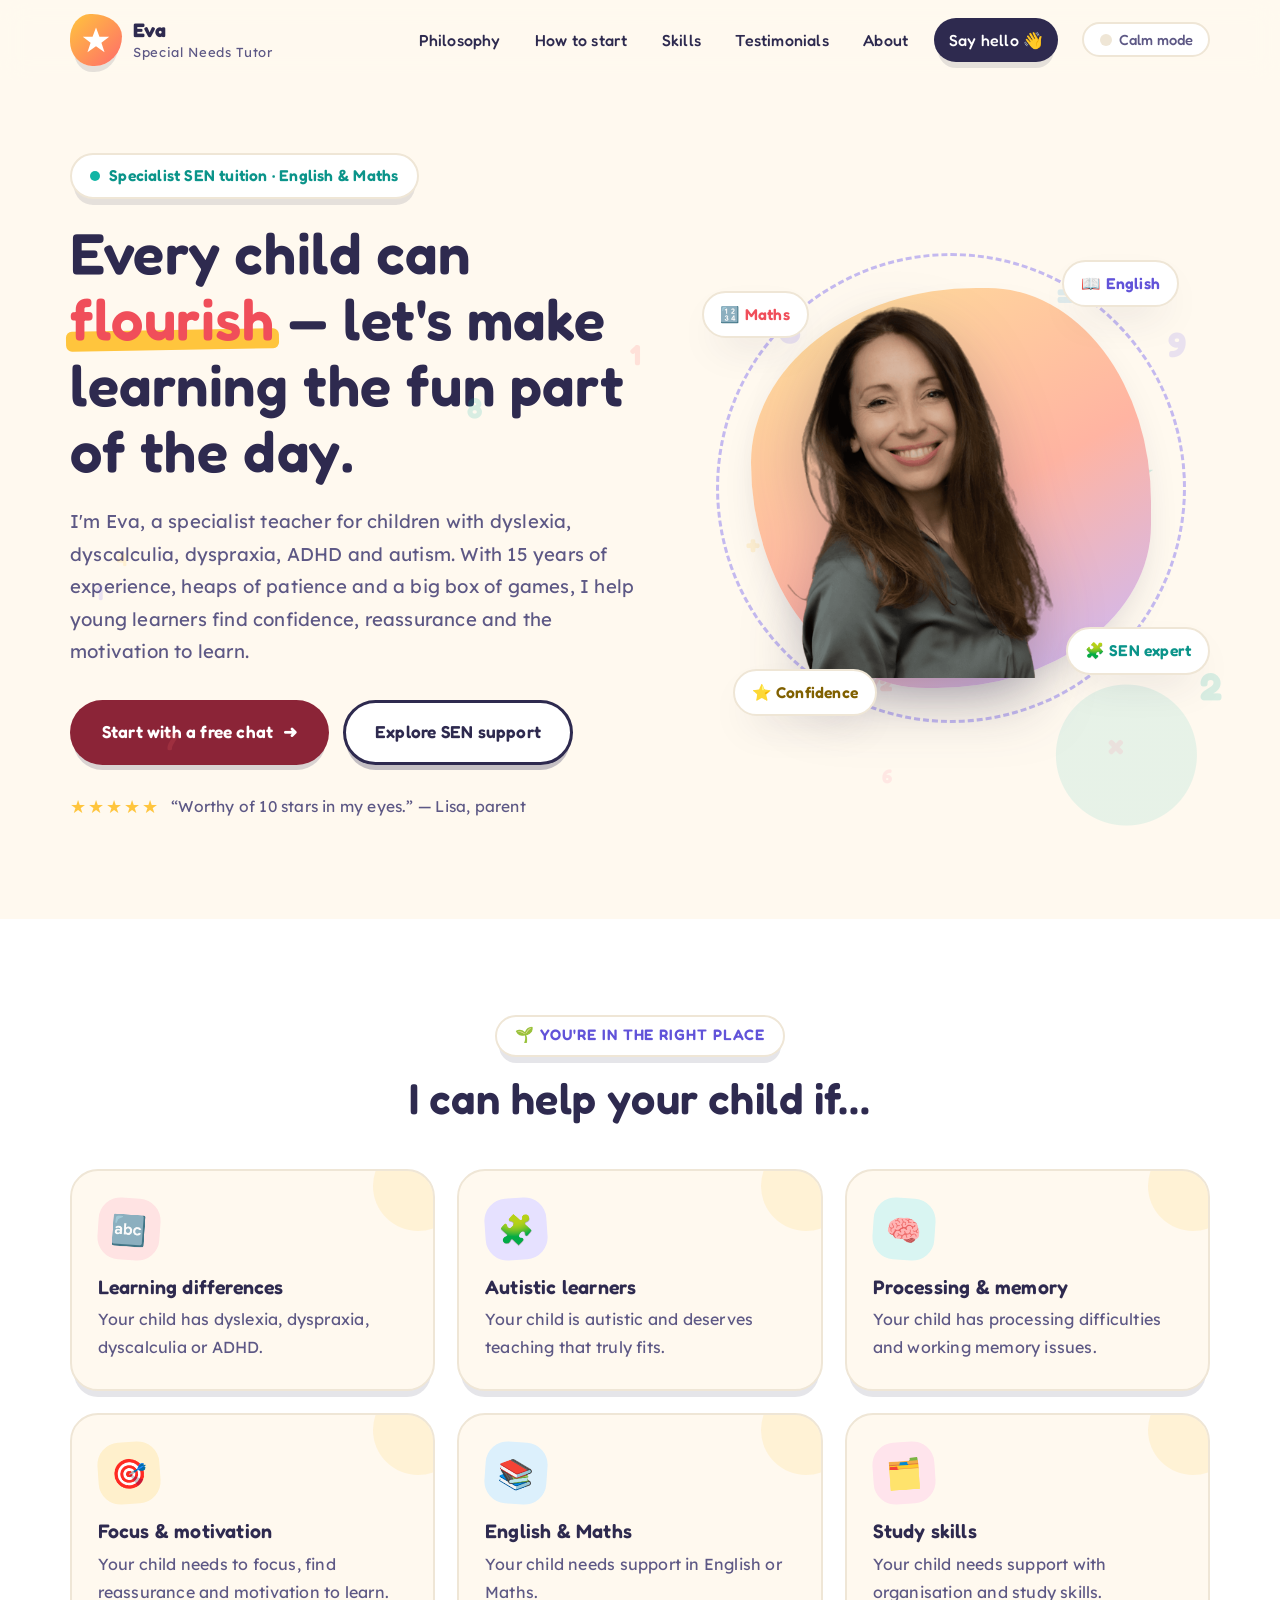
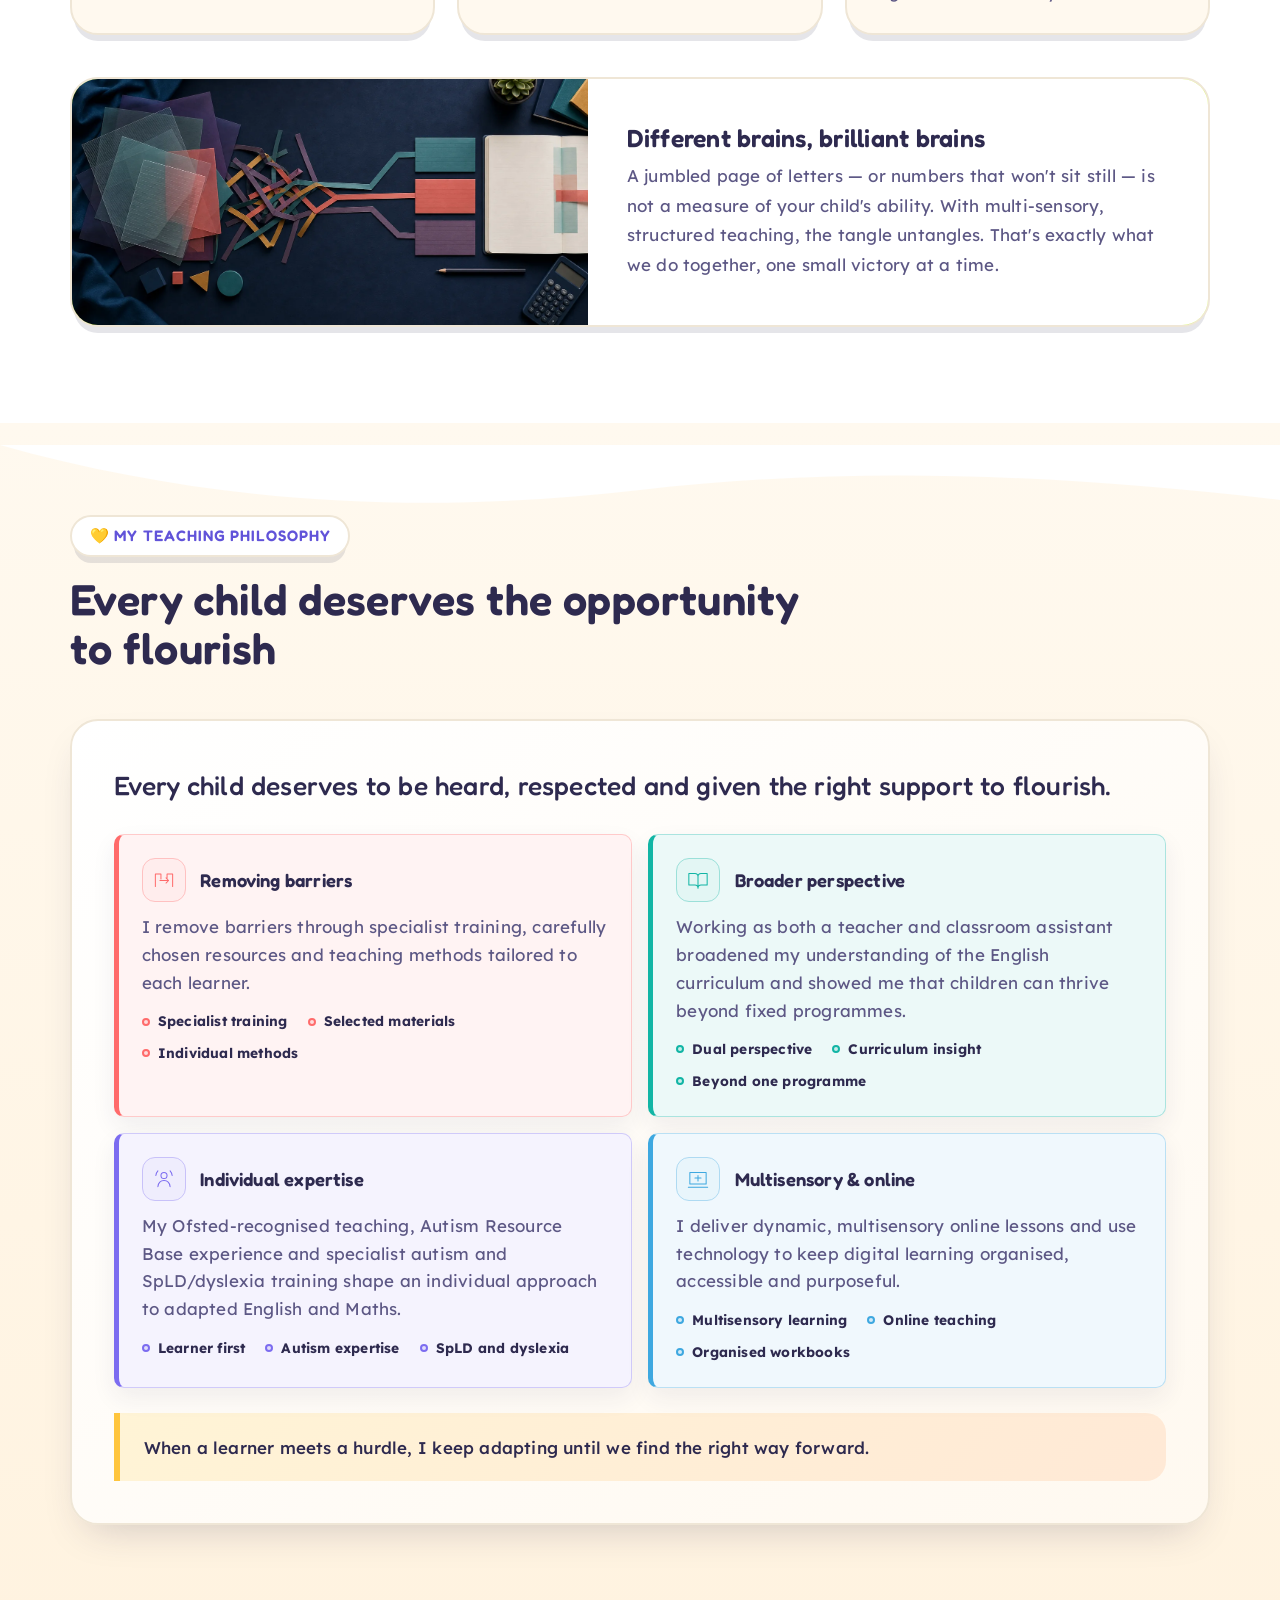
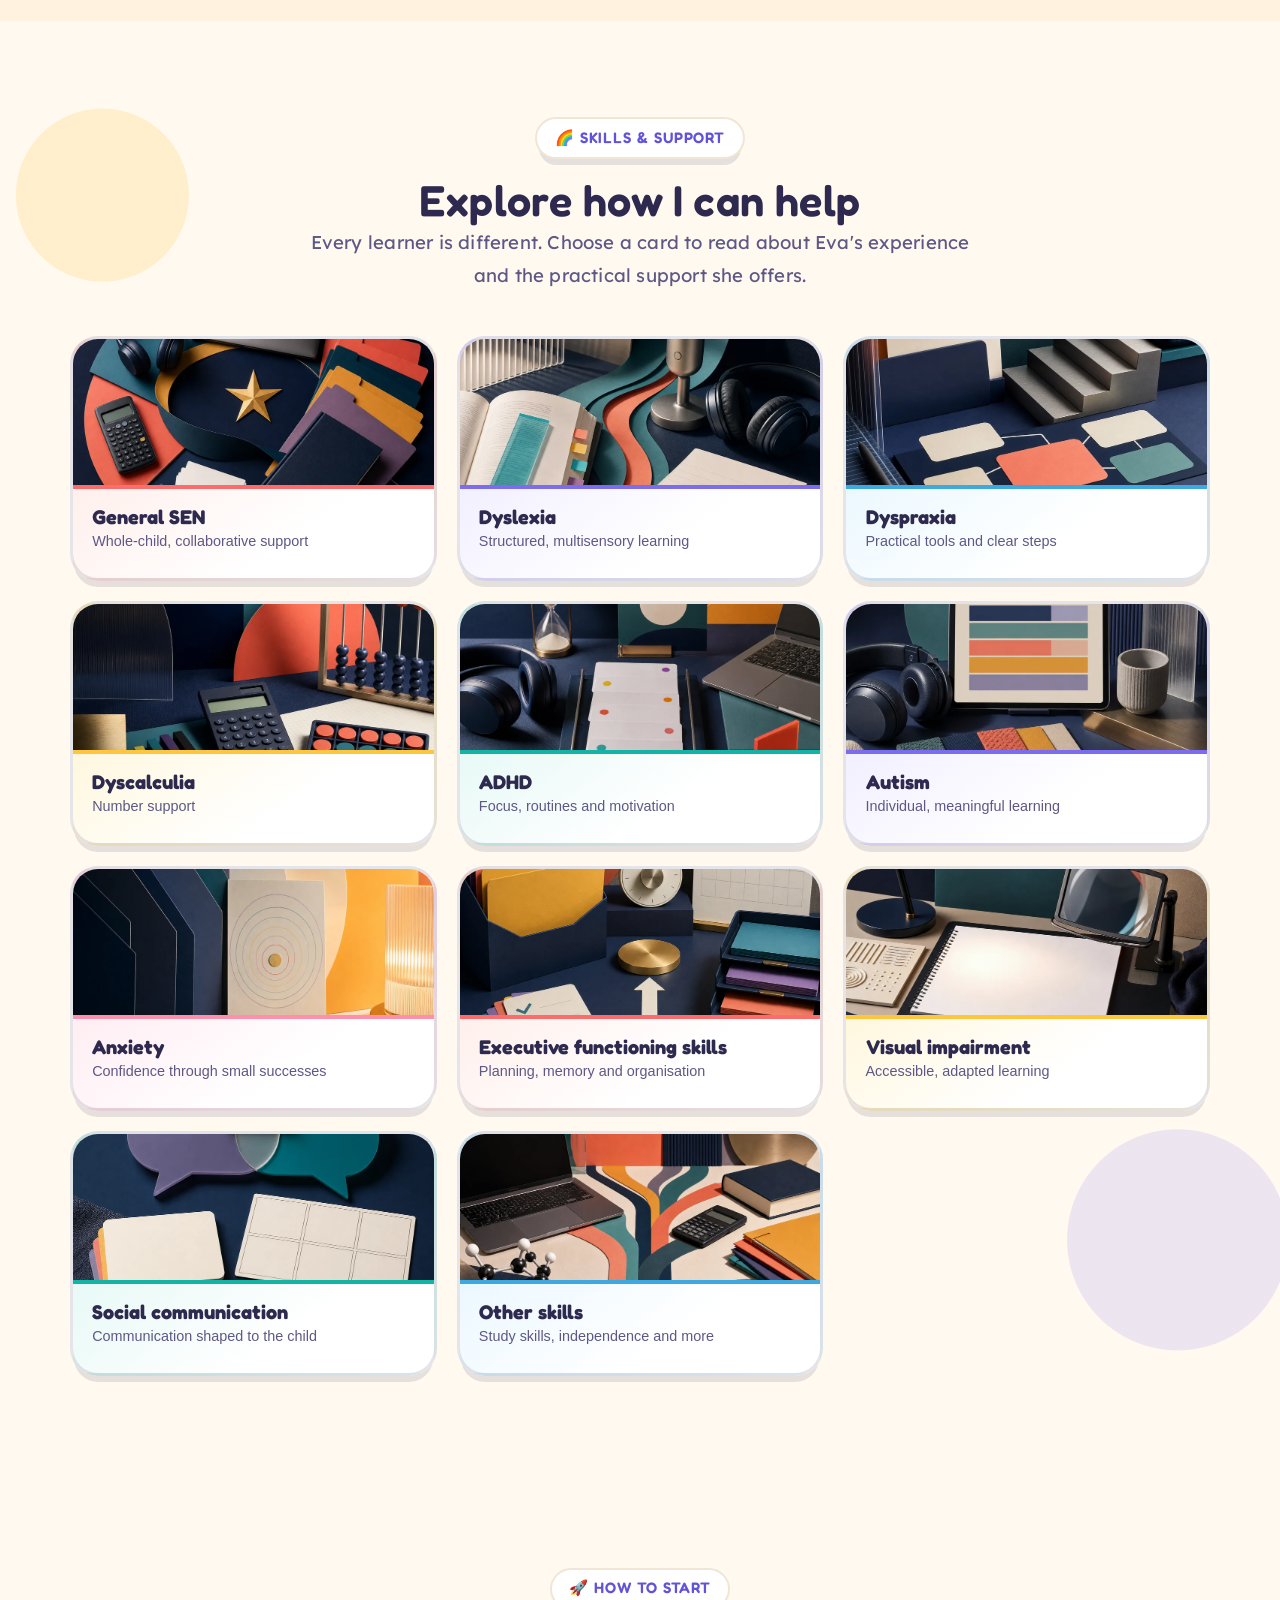
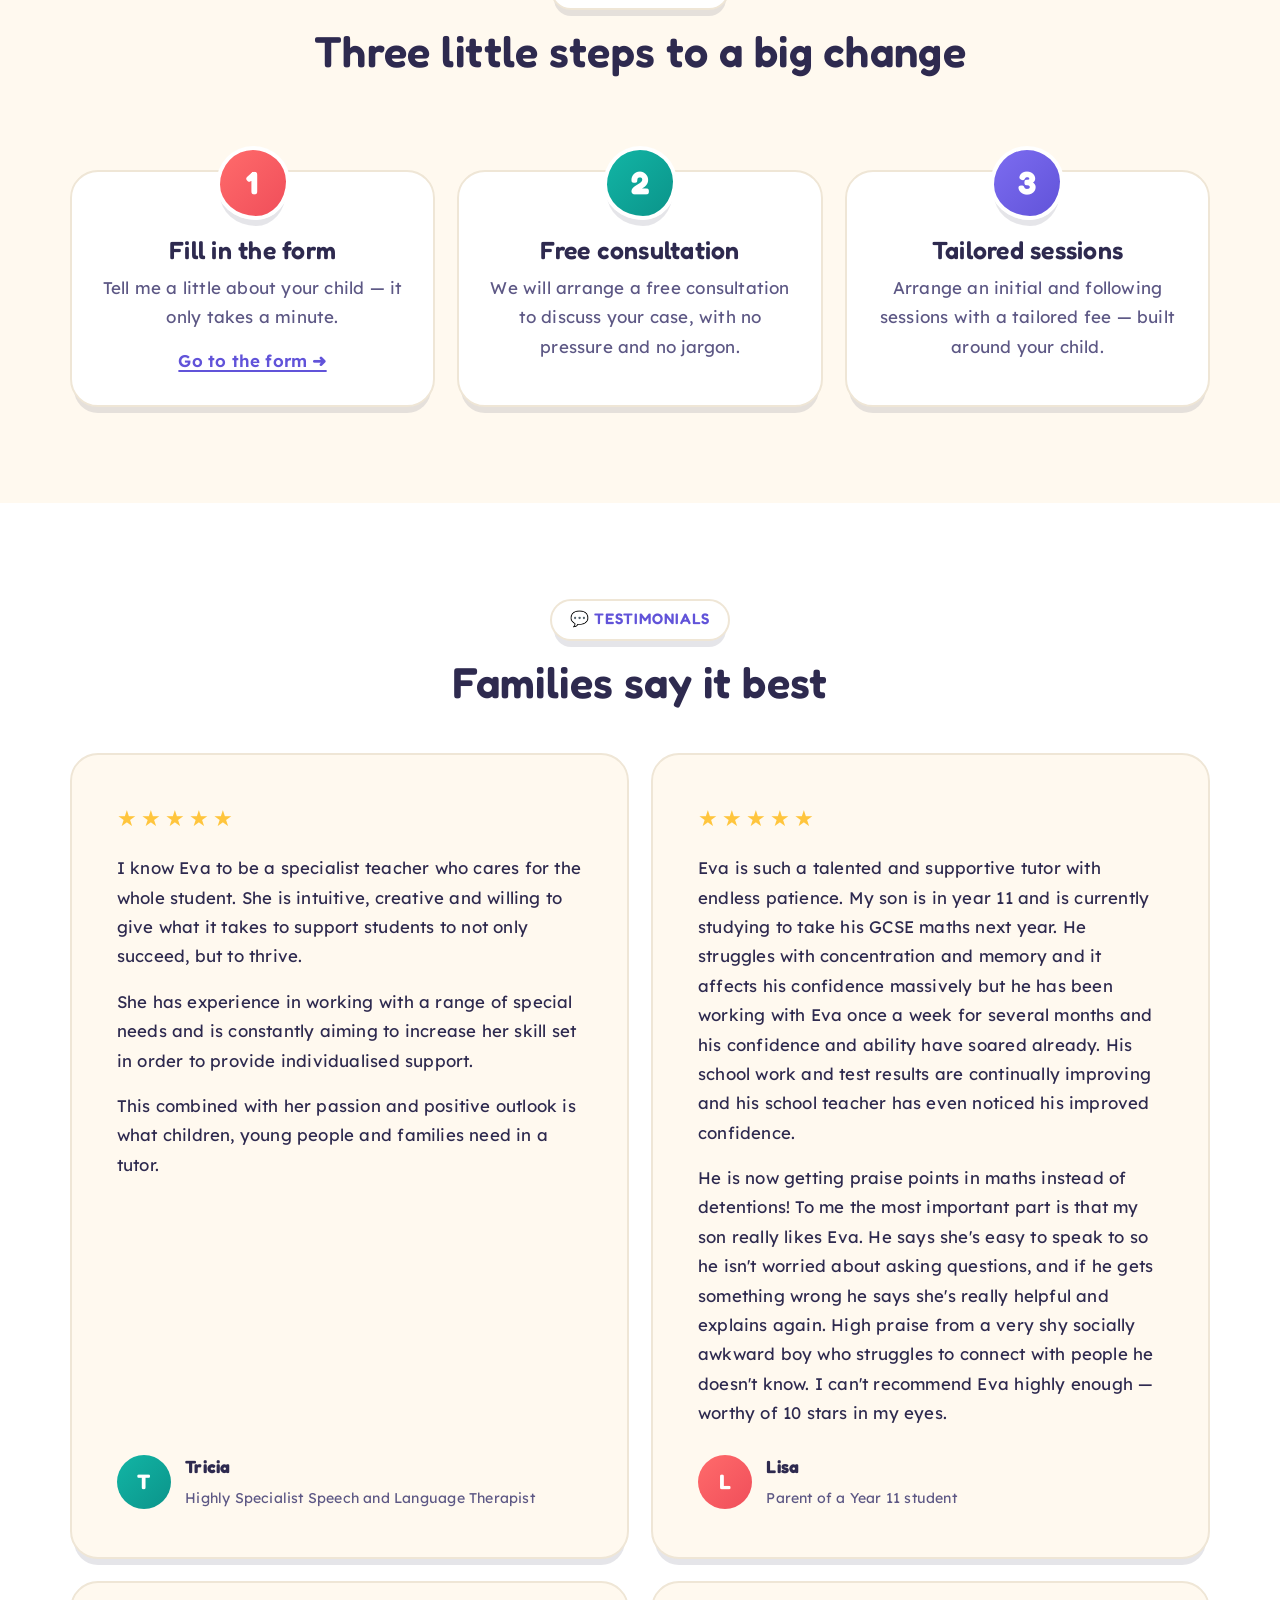
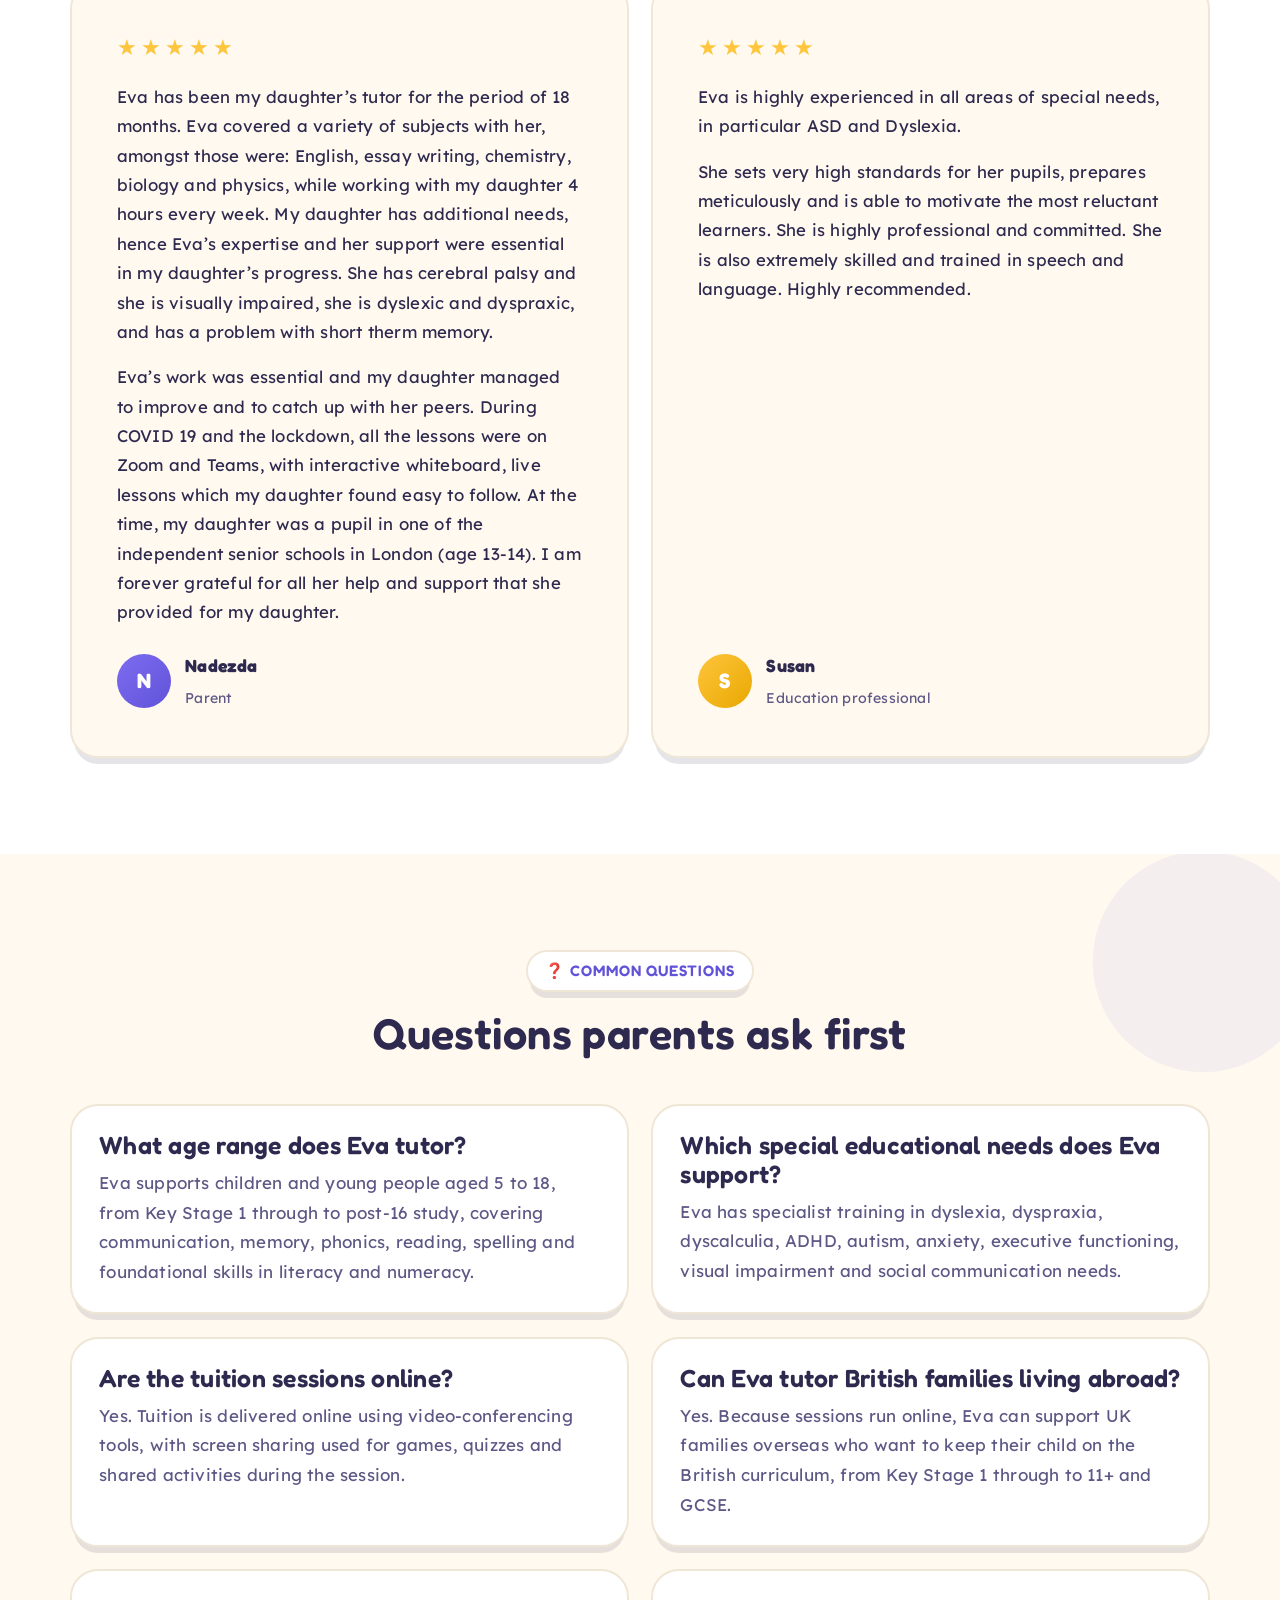
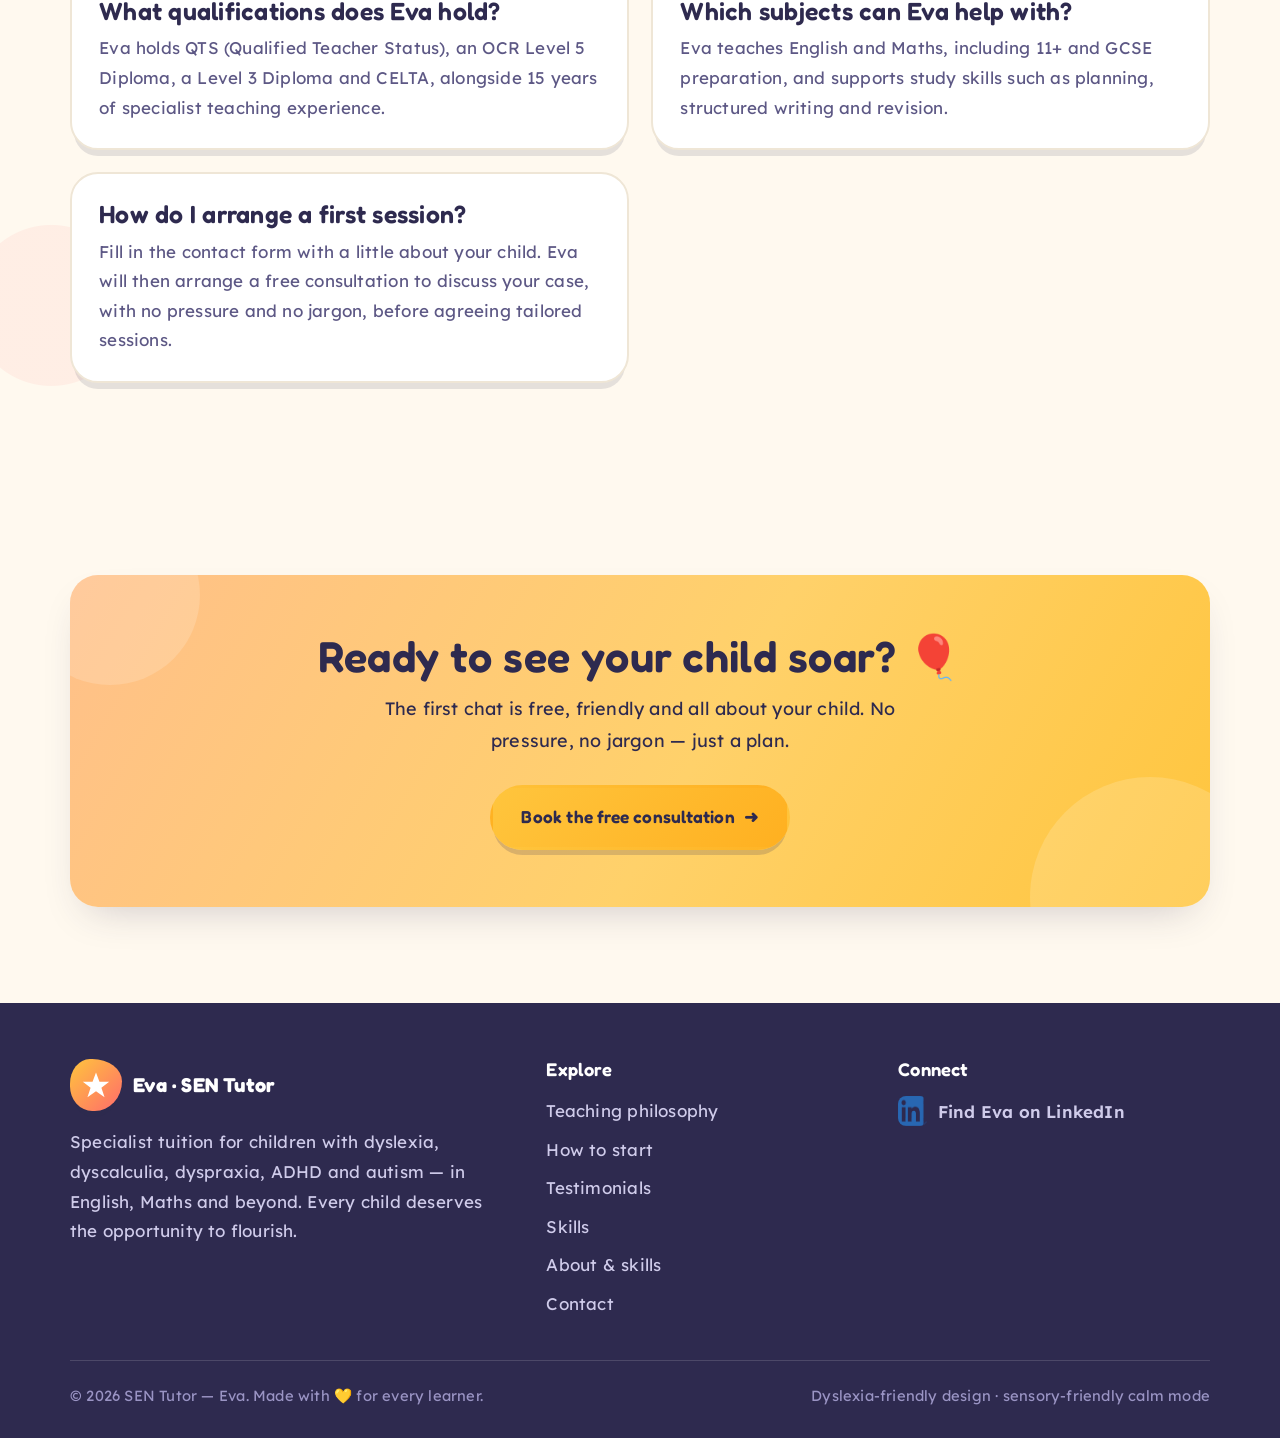
<file: index.html>
<!DOCTYPE html>
<html lang="en-GB">
<head>
  <meta charset="UTF-8" />
  <meta name="viewport" content="width=device-width, initial-scale=1.0" />
  <title>Specialist SEN Tutor for English &amp; Maths | Eva Coates</title>
  <meta name="description" content="Eva Coates provides specialist SEN tuition in English and Maths for children and young people aged 5 to 18 with dyslexia, dyscalculia, dyspraxia, ADHD and autism." />
  <meta name="author" content="Eva Coates" />
  <meta name="robots" content="index, follow, max-image-preview:large, max-snippet:-1, max-video-preview:-1" />
  <meta name="theme-color" content="#2E2A4F" />
  <link rel="canonical" href="https://www.sen-tutor.co.uk/" />
  <link rel="alternate" hreflang="en-GB" href="https://www.sen-tutor.co.uk/" />
  <link rel="alternate" hreflang="x-default" href="https://www.sen-tutor.co.uk/" />
  <meta property="og:locale" content="en_GB" />
  <meta property="og:type" content="website" />
  <meta property="og:title" content="Specialist SEN Tutor for English &amp; Maths | Eva Coates" />
  <meta property="og:description" content="Eva Coates provides specialist SEN tuition in English and Maths for children and young people aged 5 to 18 with dyslexia, dyscalculia, dyspraxia, ADHD and autism." />
  <meta property="og:url" content="https://www.sen-tutor.co.uk/" />
  <meta property="og:site_name" content="SEN Tutor" />
  <meta property="og:image" content="https://www.sen-tutor.co.uk/images/learning-pathways.webp" />
  <meta property="og:image:secure_url" content="https://www.sen-tutor.co.uk/images/learning-pathways.webp" />
  <meta property="og:image:width" content="1400" />
  <meta property="og:image:height" content="669" />
  <meta property="og:image:type" content="image/webp" />
  <meta property="og:image:alt" content="Tangled study pathways becoming organised for secondary learners" />
  <meta name="twitter:card" content="summary_large_image" />
  <meta name="twitter:title" content="Specialist SEN Tutor for English &amp; Maths | Eva Coates" />
  <meta name="twitter:description" content="Eva Coates provides specialist SEN tuition in English and Maths for children and young people aged 5 to 18 with dyslexia, dyscalculia, dyspraxia, ADHD and autism." />
  <meta name="twitter:image" content="https://www.sen-tutor.co.uk/images/learning-pathways.webp" />
  <meta name="twitter:image:alt" content="Tangled study pathways becoming organised for secondary learners" />
  <script type="application/ld+json">
    {
      "@context": "https://schema.org",
      "@graph": [
        {
          "@type": "WebSite",
          "@id": "https://www.sen-tutor.co.uk/#website",
          "url": "https://www.sen-tutor.co.uk/",
          "name": "SEN Tutor",
          "alternateName": "Eva Coates SEN Tutor",
          "inLanguage": "en-GB"
        },
        {
          "@type": "WebPage",
          "@id": "https://www.sen-tutor.co.uk/#webpage",
          "url": "https://www.sen-tutor.co.uk/",
          "name": "Specialist SEN Tutor for English & Maths | Eva Coates",
          "description": "Eva Coates provides specialist SEN tuition in English and Maths for children and young people aged 5 to 18 with dyslexia, dyscalculia, dyspraxia, ADHD and autism.",
          "isPartOf": { "@id": "https://www.sen-tutor.co.uk/#website" },
          "about": { "@id": "https://www.sen-tutor.co.uk/#person" },
          "primaryImageOfPage": { "@id": "https://www.sen-tutor.co.uk/#primaryimage" },
          "inLanguage": "en-GB"
        },
        {
          "@type": "Person",
          "@id": "https://www.sen-tutor.co.uk/#person",
          "name": "Eva Coates",
          "alternateName": "Ewa Coates",
          "url": "https://www.sen-tutor.co.uk/about",
          "jobTitle": "Special Needs Tutor",
          "description": "Specialist SEN tutor with 15 years of teaching experience supporting children and young people aged 5 to 18.",
          "image": {
            "@type": "ImageObject",
            "url": "https://www.sen-tutor.co.uk/images/profile.png",
            "width": 463,
            "height": 520
          },
          "sameAs": ["https://www.linkedin.com/in/ewa-coates-191b764b/"],
          "knowsAbout": ["Special educational needs", "Dyslexia", "Dyscalculia", "Dyspraxia", "ADHD", "Autism", "English", "Mathematics"],
          "hasCredential": [
            {
              "@type": "EducationalOccupationalCredential",
              "name": "QTS (Qualified Teacher Status)",
              "credentialCategory": "Qualified Teacher Status"
            },
            {
              "@type": "EducationalOccupationalCredential",
              "name": "OCR Level 5 Diploma",
              "description": "Postgraduate Diploma in Teaching Learners with Dyslexia/Specific Learning Difficulties",
              "credentialCategory": "Postgraduate Diploma",
              "recognizedBy": { "@type": "EducationalOrganization", "name": "Fairley House School, London" }
            },
            {
              "@type": "EducationalOccupationalCredential",
              "name": "Level 3 Diploma",
              "description": "Communication support for verbal students with autism",
              "credentialCategory": "Diploma",
              "recognizedBy": { "@type": "EducationalOrganization", "name": "ELKLAN, London" }
            },
            {
              "@type": "EducationalOccupationalCredential",
              "name": "CELTA",
              "description": "Teaching English as a Second or Foreign Language",
              "credentialCategory": "Certificate",
              "recognizedBy": { "@type": "EducationalOrganization", "name": "International House, London" }
            },
            {
              "@type": "EducationalOccupationalCredential",
              "name": "BA (Hons) English and French",
              "credentialCategory": "Bachelor's Degree"
            },
            {
              "@type": "EducationalOccupationalCredential",
              "name": "MA History of Art",
              "credentialCategory": "Master's Degree"
            }
          ]
        },
        {
          "@type": "ImageObject",
          "@id": "https://www.sen-tutor.co.uk/#primaryimage",
          "url": "https://www.sen-tutor.co.uk/images/learning-pathways.webp",
          "contentUrl": "https://www.sen-tutor.co.uk/images/learning-pathways.webp",
          "width": 1400,
          "height": 669,
          "caption": "Tangled study pathways becoming organised for secondary learners"
        },
        {
          "@type": "Service",
          "@id": "https://www.sen-tutor.co.uk/#service",
          "name": "Specialist SEN Tuition",
          "serviceType": "Specialist SEN tuition in English and Maths",
          "description": "Specialist tuition for children with dyslexia, dyscalculia, dyspraxia, ADHD and autism in English and Maths.",
          "provider": { "@id": "https://www.sen-tutor.co.uk/#person" },
          "availableChannel": {
            "@type": "ServiceChannel",
            "serviceUrl": "https://www.sen-tutor.co.uk/contact",
            "availableLanguage": { "@type": "Language", "name": "English" }
          },
          "audience": {
            "@type": "EducationalAudience",
            "audienceType": "Children and young people aged 5 to 18, including post-16 students",
            "educationalRole": "student"
          }
        },
        {
          "@type": "FAQPage",
          "@id": "https://www.sen-tutor.co.uk/#faq",
          "isPartOf": { "@id": "https://www.sen-tutor.co.uk/#webpage" },
          "inLanguage": "en-GB",
          "mainEntity": [
            {
              "@type": "Question",
              "name": "What age range does Eva tutor?",
              "acceptedAnswer": {
                "@type": "Answer",
                "text": "Eva supports children and young people aged 5 to 18, from Key Stage 1 through to post-16 study, covering communication, memory, phonics, reading, spelling and foundational skills in literacy and numeracy."
              }
            },
            {
              "@type": "Question",
              "name": "Which special educational needs does Eva support?",
              "acceptedAnswer": {
                "@type": "Answer",
                "text": "Eva has specialist training in dyslexia, dyspraxia, dyscalculia, ADHD, autism, anxiety, executive functioning, visual impairment and social communication needs."
              }
            },
            {
              "@type": "Question",
              "name": "Are the tuition sessions online?",
              "acceptedAnswer": {
                "@type": "Answer",
                "text": "Yes. Tuition is delivered online using video-conferencing tools, with screen sharing used for games, quizzes and shared activities during the session."
              }
            },
            {
              "@type": "Question",
              "name": "Can Eva tutor British families living abroad?",
              "acceptedAnswer": {
                "@type": "Answer",
                "text": "Yes. Because sessions run online, Eva can support UK families overseas who want to keep their child on the British curriculum, from Key Stage 1 through to 11+ and GCSE."
              }
            },
            {
              "@type": "Question",
              "name": "What qualifications does Eva hold?",
              "acceptedAnswer": {
                "@type": "Answer",
                "text": "Eva holds QTS (Qualified Teacher Status), an OCR Level 5 Diploma, a Level 3 Diploma and CELTA, alongside 15 years of specialist teaching experience."
              }
            },
            {
              "@type": "Question",
              "name": "Which subjects can Eva help with?",
              "acceptedAnswer": {
                "@type": "Answer",
                "text": "Eva teaches English and Maths, including 11+ and GCSE preparation, and supports study skills such as planning, structured writing and revision."
              }
            },
            {
              "@type": "Question",
              "name": "How do I arrange a first session?",
              "acceptedAnswer": {
                "@type": "Answer",
                "text": "Fill in the contact form with a little about your child. Eva will then arrange a free consultation to discuss your case, with no pressure and no jargon, before agreeing tailored sessions."
              }
            }
          ]
        }
      ]
    }
  </script>
  <link rel="icon" href="favicon.svg" type="image/svg+xml" />
  <link rel="apple-touch-icon" sizes="180x180" href="/images/apple-touch-icon.png" />
  <link rel="preconnect" href="https://fonts.googleapis.com" />
  <link rel="preconnect" href="https://fonts.gstatic.com" crossorigin />
  <link href="https://fonts.googleapis.com/css2?family=Fredoka:wght@400;500;600;700&family=Lexend:wght@300;400;500;600;700&display=swap" rel="stylesheet" media="print" onload="this.media='all';this.onload=null" />
  <noscript><link href="https://fonts.googleapis.com/css2?family=Fredoka:wght@400;500;600;700&family=Lexend:wght@300;400;500;600;700&display=swap" rel="stylesheet" /></noscript>
  <link rel="stylesheet" href="css/style.css" />
</head>
<body>
  <a class="skip-link" href="#main">Skip to content</a>

  <!-- ================= header ================= -->
  <header class="site-header">
    <div class="container header-inner">
      <a class="brand" href="/" aria-label="SEN Tutor Eva — home">
        <span class="brand-badge" aria-hidden="true">
          <svg viewBox="0 0 100 100"><path d="M50 8 L61.5 39 L94 39 L68 59 L78.5 91 L50 70.5 L21.5 91 L32 59 L6 39 L38.5 39 Z" fill="#fff"/></svg>
        </span>
        <span class="brand-text"><b>Eva</b><small>Special Needs Tutor</small></span>
      </a>

      <nav class="main-nav" id="mainNav" aria-label="Main navigation">
        <a href="#philosophy">Philosophy</a>
        <a href="#how-to-start">How to start</a>
        <a href="#skills">Skills</a>
        <a href="#testimonials">Testimonials</a>
        <a href="/about">About</a>
        <a class="nav-cta" href="/contact">Say hello 👋</a>
      </nav>

      <button class="calm-toggle" type="button" aria-pressed="false" aria-label="Turn calm mode on" title="Turn animations off for a calmer visit">
        <span class="dot" aria-hidden="true"></span> Calm mode
      </button>
      <button class="nav-toggle" type="button" aria-expanded="false" aria-controls="mainNav" aria-label="Toggle menu">☰</button>
    </div>
  </header>

  <main id="main">
    <!-- ================= hero ================= -->
    <section class="hero">
      <div class="float-field" aria-hidden="true"></div>
      <div class="container hero-grid">
        <div>
          <span class="hero-badge reveal"><span class="pulse" aria-hidden="true"></span> Specialist SEN tuition · English &amp; Maths</span>
          <h1 class="reveal d1">Every child can <span class="hl">flourish</span> — let's make learning the fun part of the day.</h1>
          <p class="lead reveal d2">
            I'm Eva, a specialist teacher for children with dyslexia, dyscalculia, dyspraxia, ADHD and autism.
            With 15 years of experience, heaps of patience and a big box of games, I help young learners
            find confidence, reassurance and the motivation to learn.
          </p>
          <div class="hero-actions reveal d3">
            <a class="btn btn-primary" href="/contact">Start with a free chat <span class="arrow" aria-hidden="true">➜</span></a>
            <a class="btn btn-ghost" href="#skills">Explore SEN support</a>
          </div>
          <p class="hero-note reveal d4">
            <span class="stars" aria-hidden="true">★★★★★</span>
            “Worthy of 10 stars in my eyes.” — Lisa, parent
          </p>
        </div>

        <div class="hero-art reveal d2">
          <span class="blob" aria-hidden="true"></span>
          <span class="blob-ring" aria-hidden="true"></span>
          <img class="hero-photo" src="images/profile.png" alt="Eva, specialist SEN tutor, smiling warmly" width="463" height="520" />
          <span class="hero-chip c1" aria-hidden="true">🔢 Maths</span>
          <span class="hero-chip c2" aria-hidden="true">📖 English</span>
          <span class="hero-chip c3" aria-hidden="true">🧩 SEN expert</span>
          <span class="hero-chip c4" aria-hidden="true">⭐ Confidence</span>
        </div>
      </div>
    </section>

    <!-- ================= I can help if ================= -->
    <section class="help-section" id="help">
      <div class="container">
        <div class="section-head center reveal">
          <span class="eyebrow">🌱 You're in the right place</span>
          <h2>I can help your child if…</h2>
        </div>

        <div class="help-grid">
          <article class="help-card reveal d1">
            <span class="icon i-coral" aria-hidden="true">🔤</span>
            <h3>Learning differences</h3>
            <p>Your child has dyslexia, dyspraxia, dyscalculia or ADHD.</p>
          </article>
          <article class="help-card reveal d2">
            <span class="icon i-grape" aria-hidden="true">🧩</span>
            <h3>Autistic learners</h3>
            <p>Your child is autistic and deserves teaching that truly fits.</p>
          </article>
          <article class="help-card reveal d3">
            <span class="icon i-teal" aria-hidden="true">🧠</span>
            <h3>Processing &amp; memory</h3>
            <p>Your child has processing difficulties and working memory issues.</p>
          </article>
          <article class="help-card reveal d1">
            <span class="icon i-sun" aria-hidden="true">🎯</span>
            <h3>Focus &amp; motivation</h3>
            <p>Your child needs to focus, find reassurance and motivation to learn.</p>
          </article>
          <article class="help-card reveal d2">
            <span class="icon i-sky" aria-hidden="true">📚</span>
            <h3>English &amp; Maths</h3>
            <p>Your child needs support in English or Maths.</p>
          </article>
          <article class="help-card reveal d3">
            <span class="icon i-pink" aria-hidden="true">🗂️</span>
            <h3>Study skills</h3>
            <p>Your child needs support with organisation and study skills.</p>
          </article>
        </div>

        <div class="help-banner reveal">
          <img src="images/learning-pathways.webp" alt="Tangled study pathways becoming organised for secondary learners" width="1400" height="669" loading="lazy" />
          <div class="banner-text">
            <h3>Different brains, brilliant brains</h3>
            <p>
              A jumbled page of letters — or numbers that won't sit still — is not a measure of your child's
              ability. With multi-sensory, structured teaching, the tangle untangles. That's exactly what we do
              together, one small victory at a time.
            </p>
          </div>
        </div>
      </div>
    </section>

    <!-- ================= philosophy ================= -->
    <section class="philosophy" id="philosophy">
      <svg class="wave" viewBox="0 0 1440 70" preserveAspectRatio="none" aria-hidden="true" style="margin-top:-4.5rem; position:relative; top:-2px;">
        <path d="M0,0 C240,60 480,70 720,45 C960,20 1200,30 1440,55 L1440,0 L0,0 Z" fill="#ffffff"></path>
      </svg>
      <div class="container">
        <div class="section-head reveal">
          <span class="eyebrow">💛 My teaching philosophy</span>
          <h2>Every child deserves the opportunity to flourish</h2>
        </div>

        <div class="philo-card reveal">
          <div class="philo-copy">
              <p class="philo-intro">
                Every child deserves to be heard, respected and given the right support to flourish.
              </p>

              <div class="philo-story-grid">
              <section class="philo-story-block">
                <div class="philo-story-heading">
                  <svg class="philo-icon philo-icon-barriers" viewBox="0 0 48 48" aria-hidden="true" focusable="false">
                    <path d="M7 37V12h11v10M41 37V12H30v10M16 25h17M28 20l5 5-5 5" />
                  </svg>
                  <h3>Removing barriers</h3>
                </div>
                <p class="philo-story-copy">I remove barriers through specialist training, carefully chosen resources and teaching methods tailored to each learner.</p>
                <ul class="philo-concepts" aria-label="Removing barriers in practice">
                  <li>Specialist training</li>
                  <li>Selected materials</li>
                  <li>Individual methods</li>
                </ul>
              </section>

              <section class="philo-story-block">
                <div class="philo-story-heading">
                  <svg class="philo-icon philo-icon-roles" viewBox="0 0 48 48" aria-hidden="true" focusable="false">
                    <path d="M6 11h12c4 0 6 2 6 6v23c0-4-2-6-6-6H6V11Zm36 0H30c-4 0-6 2-6 6v23c0-4 2-6 6-6h12V11Z" />
                  </svg>
                  <h3>Broader perspective</h3>
                </div>
                <p class="philo-story-copy">Working as both a teacher and classroom assistant broadened my understanding of the English curriculum and showed me that children can thrive beyond fixed programmes.</p>
                <ul class="philo-concepts" aria-label="A broader classroom perspective">
                  <li>Dual perspective</li>
                  <li>Curriculum insight</li>
                  <li>Beyond one programme</li>
                </ul>
              </section>

              <section class="philo-story-block">
                <div class="philo-story-heading">
                  <svg class="philo-icon philo-icon-student" viewBox="0 0 48 48" aria-hidden="true" focusable="false">
                    <circle cx="24" cy="17" r="6" />
                    <path d="M12 39c1-8 5-12 12-12s11 4 12 12M8 17a16 16 0 0 1 4-9M40 17a16 16 0 0 0-4-9" />
                  </svg>
                  <h3>Individual expertise</h3>
                </div>
                <p class="philo-story-copy">My Ofsted-recognised teaching, Autism Resource Base experience and specialist autism and SpLD/dyslexia training shape an individual approach to adapted English and Maths.</p>
                <ul class="philo-concepts" aria-label="Specialist individual support">
                  <li>Learner first</li>
                  <li>Autism expertise</li>
                  <li>SpLD and dyslexia</li>
                </ul>
              </section>

              <section class="philo-story-block">
                <div class="philo-story-heading">
                  <svg class="philo-icon philo-icon-today" viewBox="0 0 48 48" aria-hidden="true" focusable="false">
                    <path d="M8 11h32v23H8V11Zm-3 29h38M24 17v11M18 22h12" />
                  </svg>
                  <h3>Multisensory &amp; online</h3>
                </div>
                <p class="philo-story-copy">I deliver dynamic, multisensory online lessons and use technology to keep digital learning organised, accessible and purposeful.</p>
                <ul class="philo-concepts" aria-label="Purposeful online learning">
                  <li>Multisensory learning</li>
                  <li>Online teaching</li>
                  <li>Organised workbooks</li>
                </ul>
              </section>
              </div>

              <p class="philo-highlight">
                When a learner meets a hurdle, I keep adapting until we find the right way forward.
              </p>
          </div>
        </div>
      </div>
    </section>

    <!-- ================= skills ================= -->
    <section class="skills-section" id="skills">
      <div class="container">
        <div class="section-head center reveal">
          <span class="eyebrow">🌈 Skills &amp; support</span>
          <h2>Explore how I can help</h2>
          <p class="lead">Every learner is different. Choose a card to read about Eva's experience and the practical support she offers.</p>
        </div>

        <div class="skills-grid">
          <button class="skill-card skill-coral reveal" type="button" data-skill-dialog="skill-general">
          <img src="images/skill-general.webp" alt="Abstract connected learning pathways representing coordinated SEN support" width="960" height="960" loading="lazy" />
            <span><b>General SEN</b><small>Whole-child, collaborative support</small></span>
          </button>
          <button class="skill-card skill-grape reveal d1" type="button" data-skill-dialog="skill-dyslexia">
          <img src="images/skill-dyslexia.webp" alt="Abstract letterforms, reading guides and layered text representing dyslexia support" width="960" height="960" loading="lazy" />
            <span><b>Dyslexia</b><small>Structured, multisensory learning</small></span>
          </button>
          <button class="skill-card skill-sky reveal d2" type="button" data-skill-dialog="skill-dyspraxia">
          <img src="images/skill-dyspraxia.webp" alt="Abstract sequenced movements and coordinated pathways representing dyspraxia support" width="960" height="960" loading="lazy" />
            <span><b>Dyspraxia</b><small>Practical tools and clear steps</small></span>
          </button>
          <button class="skill-card skill-sun reveal" type="button" data-skill-dialog="skill-dyscalculia">
          <img src="images/skill-dyscalculia.webp" alt="Abstract number patterns and mathematical pathways representing dyscalculia support" width="960" height="960" loading="lazy" />
            <span><b>Dyscalculia</b><small>Number support</small></span>
          </button>
          <button class="skill-card skill-teal reveal d1" type="button" data-skill-dialog="skill-adhd">
          <img src="images/skill-adhd.webp" alt="Abstract focus rings, timers and organised motion representing ADHD support" width="960" height="960" loading="lazy" />
            <span><b>ADHD</b><small>Focus, routines and motivation</small></span>
          </button>
          <button class="skill-card skill-grape reveal d2" type="button" data-skill-dialog="skill-autism">
          <img src="images/skill-autism.webp" alt="Abstract sensory patterns and structured connections representing autism support" width="960" height="960" loading="lazy" />
            <span><b>Autism</b><small>Individual, meaningful learning</small></span>
          </button>
          <button class="skill-card skill-pink reveal" type="button" data-skill-dialog="skill-anxiety">
          <img src="images/skill-anxiety.webp" alt="Abstract calming gradients and steady pathways representing anxiety support" width="960" height="960" loading="lazy" />
            <span><b>Anxiety</b><small>Confidence through small successes</small></span>
          </button>
          <button class="skill-card skill-coral reveal d1" type="button" data-skill-dialog="skill-executive">
          <img src="images/skill-executive.webp" alt="Abstract planner blocks and connected steps representing executive functioning support" width="960" height="960" loading="lazy" />
            <span><b>Executive functioning skills</b><small>Planning, memory and organisation</small></span>
          </button>
          <button class="skill-card skill-sun reveal d2" type="button" data-skill-dialog="skill-visual">
          <img src="images/skill-visual.webp" alt="Abstract high-contrast shapes and magnified details representing visual accessibility" width="960" height="960" loading="lazy" />
            <span><b>Visual impairment</b><small>Accessible, adapted learning</small></span>
          </button>
          <button class="skill-card skill-teal reveal" type="button" data-skill-dialog="skill-social">
          <img src="images/skill-social.webp" alt="Abstract dialogue shapes and linked symbols representing social communication support" width="960" height="960" loading="lazy" />
            <span><b>Social communication</b><small>Communication shaped to the child</small></span>
          </button>
          <button class="skill-card skill-sky reveal d1" type="button" data-skill-dialog="skill-other">
          <img src="images/skill-other.webp" alt="Abstract study tools and branching routes representing wider learning skills" width="960" height="960" loading="lazy" />
            <span><b>Other skills</b><small>Study skills, independence and more</small></span>
          </button>
        </div>
      </div>
    </section>

    <dialog class="skill-dialog" id="skill-general" aria-labelledby="skill-general-title">
      <div class="skill-dialog-shell">
        <button class="skill-dialog-x" type="button" data-dialog-close aria-label="Close General SEN details">×</button>
        <div class="skill-dialog-hero skill-coral">
          <img src="images/skill-general.webp" alt="Abstract connected learning pathways representing coordinated SEN support" width="960" height="960" loading="lazy" />
          <div><span class="eyebrow">Skills &amp; support</span><h2 id="skill-general-title">General SEN</h2></div>
        </div>
        <div class="skill-dialog-copy">
          <aside class="skill-at-glance" aria-label="General SEN summary"><h3>General SEN at a glance</h3><ul><li>Support for ages 5 to 18 across literacy, numeracy and communication.</li><li>Specialist training across a range of learning differences.</li><li>Open collaboration with parents and other professionals.</li></ul></aside>
          <article class="skill-content-card"><h3>Experience and approach</h3>
          <p>Over the last 15 years, my career has been dedicated to assisting children and young people aged 5 to 18 who face challenges in learning. This includes support in areas like communication, memory, phonics, reading, spelling, and foundational skills in literacy and numeracy, across subjects such as English, Mathematics, Science, among others when applicable.</p>
          <p>My professional journey includes teaching and observing in both elementary and high school environments, providing education to students with special educational needs (SEN) in diverse settings, including mainstream schools and specialised institutions. My expertise is grounded in specialised training for addressing specific learning disorders such as dyslexia, dyspraxia, dyscalculia, ADHD, and speech and language issues. This expertise is complemented by my extensive collaboration with educational psychologists, occupational therapists, speech and language therapists, and various school-based professionals.</p>
          <p>A key aspect of my approach is maintaining open communication with parents, ensuring that every decision made is a collaborative effort marked by shared understanding and support. My teaching methods have consistently been recognised as either good or outstanding in various evaluations and inspections, both internal and external.</p>
          </article>
        </div>
        <button class="btn btn-primary skill-dialog-close" type="button" data-dialog-close>Close details</button>
      </div>
    </dialog>

    <dialog class="skill-dialog" id="skill-dyslexia" aria-labelledby="skill-dyslexia-title">
      <div class="skill-dialog-shell">
        <button class="skill-dialog-x" type="button" data-dialog-close aria-label="Close Dyslexia details">×</button>
        <div class="skill-dialog-hero skill-grape">
          <img src="images/skill-dyslexia.webp" alt="Abstract letterforms, reading guides and layered text representing dyslexia support" width="960" height="960" loading="lazy" />
          <div><span class="eyebrow">Skills &amp; support</span><h2 id="skill-dyslexia-title">Dyslexia</h2></div>
        </div>
        <div class="skill-dialog-copy">
          <aside class="skill-at-glance" aria-label="Dyslexia summary"><h3>Dyslexia at a glance</h3><ul><li>Assessment-led, multisensory and systematically structured plans.</li><li>Assistive technology and practical writing support.</li><li>Relevant topics shaped around each student's interests.</li></ul></aside>
          <article class="skill-content-card">
          <h3>Dyslexia Specialism:</h3>
          <p>My primary area of expertise lies in dyslexia. I have extensive experience working in both public and private educational settings, focusing on supporting students with dyslexia. Effective support for children with dyslexia begins with a comprehensive assessment. Following this, individualised plans are created that are multisensory, systematically structured, and build upon each other. My approach involves crafting well-considered programmes with specific, child-focused goals to ensure that learning is retained over the long term. Another critical element is my proficiency in utilising assistive technology to aid learning. I also prioritise making lessons relevant and engaging by aligning them with each student's interests, thereby maximising their effectiveness.</p>
          <h3>Addressing Writing Resistance:</h3>
          <p>For many students, particularly those with conditions like dyslexia, dyspraxia, autism, or challenges in executive functioning, writing can be a significant obstacle. This is compounded by the predominance of written examinations. Students with approved access arrangements might use a scribe or speech-to-text software during exams. For others, discussing potential accommodations with a SENCO is advisable.</p>
          <p>Starting with structured practice using specific software or a scribe can be beneficial. In situations where such accommodations aren't available, collaborative writing, where the student contributes ideas and the teacher transcribes, can be an effective starting point. Gradually, the student can take on more writing responsibilities, supported by structured frameworks and timed writing exercises. Celebrating successes, maintaining consistency, and fostering student ownership are crucial.</p>
          <p>To boost motivation, it's essential to engage students in topics that resonate with their interests. For example, a student fascinated by science might watch a short documentary on a recent discovery, leading to a discussion and then writing a relevant article, letter, or competition entry, which could be submitted to an appropriate organisation.</p>
          </article>
        </div>
        <button class="btn btn-primary skill-dialog-close" type="button" data-dialog-close>Close details</button>
      </div>
    </dialog>

    <dialog class="skill-dialog" id="skill-dyspraxia" aria-labelledby="skill-dyspraxia-title">
      <div class="skill-dialog-shell">
        <button class="skill-dialog-x" type="button" data-dialog-close aria-label="Close Dyspraxia details">×</button>
        <div class="skill-dialog-hero skill-sky">
          <img src="images/skill-dyspraxia.webp" alt="Abstract sequenced movements and coordinated pathways representing dyspraxia support" width="960" height="960" loading="lazy" />
          <div><span class="eyebrow">Skills &amp; support</span><h2 id="skill-dyspraxia-title">Dyspraxia</h2></div>
        </div>
        <div class="skill-dialog-copy">
          <aside class="skill-at-glance" aria-label="Dyspraxia summary"><h3>Dyspraxia at a glance</h3><ul><li>Clear instructions broken into manageable stages.</li><li>Assistive technology, visual aids and adapted stationery.</li><li>Extra time, organisation tools and scheduled rest breaks.</li></ul></aside>
          <article class="skill-content-card"><h3>Practical support for secondary students</h3>
          <p>In my experience working with dyspraxic students in secondary education, I've found several strategies particularly effective:</p>
          <ul>
            <li><strong>Assistive Technology:</strong> Utilising tools such as speech-to-text software (like Dragon), allowing the use of laptops for written assessments, and providing scribe assistance.</li>
            <li><strong>Structured Support for Writing:</strong> Helping students effectively translate their thoughts into written form.</li>
            <li><strong>Simplified and Structured Instructions:</strong> Breaking down instructions into more manageable segments, gradually increasing task complexity, and using visual aids like pictures and symbols. Reiterating instructions is also crucial.</li>
            <li><strong>Time Management:</strong> Allowing additional time for task completion and providing partially completed work to ease the process.</li>
            <li><strong>Self-Correction Encouragement:</strong> Motivating students to independently revise their work and modify their behaviours as needed.</li>
            <li><strong>Use of Visual Aids for Orientation:</strong> Implementing colour-coding techniques to differentiate between left and right.</li>
            <li><strong>Sensory and Ergonomic Support:</strong> Providing tools like wobble stools or cushions for sensory comfort and adapted stationery like specialised pens, pencils, and paper.</li>
            <li><strong>Organisational Tools:</strong> Encouraging the use of electronic planners to enhance organisation skills and assisting in arranging a conducive study space.</li>
            <li><strong>Visual Learning Aids:</strong> Promoting the use of spider diagrams and mind maps, including electronic versions, especially for revision purposes.</li>
            <li><strong>Scheduled Rest Breaks:</strong> Ensuring students have regular intervals to rest and rejuvenate.</li>
          </ul>
          <p>These strategies are tailored to cater to the unique challenges faced by dyspraxic students, aiming to enhance their learning experience and academic performance.</p>
          </article>
        </div>
        <button class="btn btn-primary skill-dialog-close" type="button" data-dialog-close>Close details</button>
      </div>
    </dialog>

    <dialog class="skill-dialog" id="skill-dyscalculia" aria-labelledby="skill-dyscalculia-title">
      <div class="skill-dialog-shell">
        <button class="skill-dialog-x" type="button" data-dialog-close aria-label="Close Dyscalculia details">×</button>
        <div class="skill-dialog-hero skill-sun">
          <img src="images/skill-dyscalculia.webp" alt="Abstract number patterns and mathematical pathways representing dyscalculia support" width="960" height="960" loading="lazy" />
          <div><span class="eyebrow">Skills &amp; support</span><h2 id="skill-dyscalculia-title">Dyscalculia</h2></div>
        </div>
        <div class="skill-dialog-copy">
          <aside class="skill-at-glance" aria-label="Dyscalculia summary"><h3>Dyscalculia at a glance</h3><ul><li>Concrete, then visual, then abstract — whatever the student's age.</li><li>Support across number sense, calculation and problem-solving.</li><li>Confidence rebuilt through positive, achievable experiences of maths.</li></ul></aside>
          <article class="skill-content-card"><h3>Dyscalculia Specialism:</h3>
          <p>Dyscalculia is often described as "dyslexia with numbers". It can affect several different aspects of mathematics, including number sense, calculation and problem-solving, and it seldom arrives on its own — by the time a student reaches me, they have often spent years believing they are simply bad at maths.</p>
          <p>I have worked with many dyscalculic students, and my experience points to two findings above all others. The first is that working through concrete, then visual, then abstract representations matters regardless of a student's age; skipping the concrete stage because a learner seems too old for it tends to slow progress rather than speed it up. The second is that enabling a positive experience of maths is what empowers dyscalculic learners to achieve academic success.</p>
          <h3>Building Number Confidence:</h3>
          <p>Lessons are built around concrete and multisensory tools, with well-paced, scaffolded tasks that let a student see immediate progress rather than waiting for it. Structured, cumulative teaching matters here just as much as it does in literacy, because it is what supports long-term retention of number facts and procedures.</p>
          <p>Alongside the maths itself, I pay close attention to the anxiety that so often surrounds it. Short, achievable steps, self-reflection summaries and genuine recognition of progress all help a student rebuild the belief that mathematics is something they can do.</p>
          </article>
        </div>
        <button class="btn btn-primary skill-dialog-close" type="button" data-dialog-close>Close details</button>
      </div>
    </dialog>

    <dialog class="skill-dialog" id="skill-adhd" aria-labelledby="skill-adhd-title">
      <div class="skill-dialog-shell">
        <button class="skill-dialog-x" type="button" data-dialog-close aria-label="Close ADHD details">×</button>
        <div class="skill-dialog-hero skill-teal">
          <img src="images/skill-adhd.webp" alt="Abstract focus rings, timers and organised motion representing ADHD support" width="960" height="960" loading="lazy" />
          <div><span class="eyebrow">Skills &amp; support</span><h2 id="skill-adhd-title">ADHD</h2></div>
        </div>
        <div class="skill-dialog-copy">
          <aside class="skill-at-glance" aria-label="ADHD summary"><h3>ADHD at a glance</h3><ul><li>Calm workspaces, clear cues and simplified tasks.</li><li>Brain breaks, timers, checklists and suitable sensory tools.</li><li>Consistent routines and regular parent communication.</li></ul></aside>
          <article class="skill-content-card"><h3>Attention, routines and motivation</h3>
          <p>Throughout my specialist training, I acquired extensive knowledge and practical skills to support students with attention difficulties, hyperactivity, and impulsivity, commonly associated with ADHD.</p>
          <p>My practical experience has shown that, in addition to foundational strategies for ADHD support, such as creating a clear and calm workspace, using cues to capture attention, simplifying tasks to prevent overload, implementing 'brain breaks', using timers, accommodating comfortable seating positions with appropriate fidget tools, offering calming activities, and encouraging students to paraphrase instructions, a few additional approaches are crucial. These include:</p>
          <ul>
            <li><strong>Staying Calm and Consistent:</strong> Maintaining a calm demeanor and ensuring that rules are clear and consistently enforced.</li>
            <li><strong>Utilising Self-Check Lists:</strong> Implementing checklists to prevent hasty and inaccurate work.</li>
            <li><strong>Incorporating Reward Systems:</strong> Establishing relevant rewards as incentives for completing tasks.</li>
          </ul>
          <p>For online teaching scenarios, it's essential to observe the student's workflow and employ activities that allow real-time monitoring of their progress. This can be achieved through shared Google Docs, interactive online games, quizzes, and other activities accessible via screen sharing. Regular communication with parents can also significantly boost motivation, either through positive reinforcement or by setting up a structured reward system at home.</p>
          </article>
        </div>
        <button class="btn btn-primary skill-dialog-close" type="button" data-dialog-close>Close details</button>
      </div>
    </dialog>

    <dialog class="skill-dialog" id="skill-autism" aria-labelledby="skill-autism-title">
      <div class="skill-dialog-shell">
        <button class="skill-dialog-x" type="button" data-dialog-close aria-label="Close Autism details">×</button>
        <div class="skill-dialog-hero skill-grape">
          <img src="images/skill-autism.webp" alt="Abstract sensory patterns and structured connections representing autism support" width="960" height="960" loading="lazy" />
          <div><span class="eyebrow">Skills &amp; support</span><h2 id="skill-autism-title">Autism</h2></div>
        </div>
        <div class="skill-dialog-copy">
          <aside class="skill-at-glance" aria-label="Autism summary"><h3>Autism at a glance</h3><ul><li>Individualised secondary curricula for English and Maths.</li><li>Visual, sensory and communication strategies matched to the student.</li><li>Meaningful learning built on rapport and individual strengths.</li></ul></aside>
          <article class="skill-content-card"><h3>Individualised autism support</h3>
          <p>My involvement with students with autism has been a significant part of my role in educational settings. As the interim Lead of the only Autism Specialised Base in a secondary state school in Camden, I had the unique opportunity to tailor the curriculum to each student's needs. This customisation was aimed at fostering their progress and engagement, employing recognised strategies such as The Incredible 5-Point Scale, ABC, Zones of Regulation, Social Stories, sensory profiling, and ELKLAN communication support for verbal ASD students in secondary education, focusing on receptive and expressive language. For younger students, methods like PECS, Makaton, and Colourful Semantics were implemented. Additionally, a variety of literacy and numeracy games, often facilitated by assistive technology like WordShark and NumberShark, were used. Part of my role also involved training other staff members in these methodologies.</p>
          <p>I have developed and taught an ASD-differentiated curriculum for core subjects like English and Maths for secondary-age students. This curriculum received an outstanding rating during the Ofsted inspection in 2018. For a more in-depth understanding, you can refer to my experiences with students like Jawad and Saptieu. Given that most exams emphasise quality writing, high-functioning autistic students often require specific support in various writing styles, emphasising the need for supportive practice and constructive feedback.</p>
          <p>Key strategies include making learning meaningful, employing assistive technology, using visual aids and writing frames, and teaching explicitly with instructional sentences, structured frameworks, and ample repetition.</p>
          <p>I believe that early provision of knowledge about their learning identity and strategies to address their needs is crucial for autistic students to reach their intellectual potential.</p>
          <p>In my experience, establishing a positive rapport and adopting an individualised approach are paramount in making a significant difference in the lives of autistic students, who often possess unique and specific strengths. Longitudinal studies from UCLH have shown the high value autistic individuals place on relationships, underscoring the importance of careful consideration, and sometimes reevaluation, of the tutor-student match.</p>
          </article>
        </div>
        <button class="btn btn-primary skill-dialog-close" type="button" data-dialog-close>Close details</button>
      </div>
    </dialog>

    <dialog class="skill-dialog" id="skill-anxiety" aria-labelledby="skill-anxiety-title">
      <div class="skill-dialog-shell">
        <button class="skill-dialog-x" type="button" data-dialog-close aria-label="Close Anxiety details">×</button>
        <div class="skill-dialog-hero skill-pink">
          <img src="images/skill-anxiety.webp" alt="Abstract calming gradients and steady pathways representing anxiety support" width="960" height="960" loading="lazy" />
          <div><span class="eyebrow">Skills &amp; support</span><h2 id="skill-anxiety-title">Anxiety</h2></div>
        </div>
        <div class="skill-dialog-copy">
          <aside class="skill-at-glance" aria-label="Anxiety summary"><h3>Anxiety at a glance</h3><ul><li>Identify the cause and build a step-by-step plan.</li><li>Use small successes to develop confidence.</li><li>Consider specialist help or access arrangements when needed.</li></ul></aside>
          <article class="skill-content-card">
          <h3>Anxiety Management:</h3>
          <p>Anxiety, characterised by feelings like worry or fear, varies in severity and requires careful handling. Identifying the root cause of anxiety is crucial for devising a step-by-step plan to address it. The process often starts with acknowledging these feelings and then witnessing small, incremental successes related to the anxiety trigger. For instance, in the case of exam-related anxiety, structured preparation and successful completion of past papers under exam conditions, followed by navigating through the initial exam, can significantly reduce anxiety levels.</p>
          <p>It's vital to acknowledge and celebrate each success, finding effective strategies for accomplishing anxiety-inducing tasks. In cases of severe anxiety, particularly around exams, special access arrangements might be necessary, and for very high levels of anxiety, seeking assistance from a specialist could be imperative. For more insights, you might find Jill’s review at the bottom of the page informative.</p>
          <h3>Building Confidence and Self-Esteem:</h3>
          <p>I believe that low self-esteem in a school setting often stems from a gap between expectations and reality. Providing students with a clear, achievable plan of progress and demonstrating its effectiveness is key.</p>
          <p>Academically, I see my role as both an enabler and a coach, guiding students in metacognition – the process of reflecting on their learning journey. By exploring empowering questions such as What do I already know?, What do I want to improve?, What am I already doing to help myself and how can I improve further?, or even Why am I doing this?, students become central to and in control of their learning process.</p>
          <p>This approach leads to meticulous planning, with the student actively involved in decision-making (under tutor guidance), and regularly evaluating their progress. Students learn the power of "yet", transitioning from "I don't know this yet" to "I know this already. Let’s do more!" While establishing an effective reward system may sometimes be necessary, for students who have struggled with a subject for an extended period, recognising their own progress can be a substantial reward in itself.</p>
          </article>
        </div>
        <button class="btn btn-primary skill-dialog-close" type="button" data-dialog-close>Close details</button>
      </div>
    </dialog>

    <dialog class="skill-dialog" id="skill-executive" aria-labelledby="skill-executive-title">
      <div class="skill-dialog-shell">
        <button class="skill-dialog-x" type="button" data-dialog-close aria-label="Close Executive functioning skills details">×</button>
        <div class="skill-dialog-hero skill-coral">
          <img src="images/skill-executive.webp" alt="Abstract planner blocks and connected steps representing executive functioning support" width="960" height="960" loading="lazy" />
          <div><span class="eyebrow">Skills &amp; support</span><h2 id="skill-executive-title">Executive functioning skills</h2></div>
        </div>
        <div class="skill-dialog-copy">
          <aside class="skill-at-glance" aria-label="Executive functioning summary"><h3>Executive functioning skills at a glance</h3><ul><li>Support with starting, sequencing and completing tasks.</li><li>Planning, time management and organisation strategies.</li><li>Short structured tasks with sensory or mindful breaks.</li></ul></aside>
          <article class="skill-content-card">
          <h3>Executive Functioning Skills Support:</h3>
          <p>In my extensive work with students with Special Educational Needs (SEN), particularly those with ADHD, ADD, and ASD, I have gained a deep understanding of the various challenges associated with executive functioning skills. These challenges can include difficulties in initiating or completing tasks, prioritising effectively, retaining information from oral or written sources, following directions or sequences, adapting to changes in rules or routines, shifting focus between tasks, managing intense emotions and fixations, organising thoughts, managing time, and keeping track of personal belongings.</p>
          <p>For more detailed insights into my experiences and strategies, please refer to the earlier sections discussing ADHD and autism, as well as the part on supporting concentration skills. Below are example profiles (names changed for privacy):</p>
          <ul>
            <li><strong>Jacob - GCSE Maths:</strong> Jacob, an autistic student, faced challenges in understanding several maths concepts. We focused on addressing his knowledge gaps and the more difficult topics, using a multi-sensory, engaging, and interactive approach tailored to his ASD profile. This method enabled him to improve from a borderline grade 5/6 to a grade 7.</li>
            <li><strong>Sandra - GCSE English Language:</strong> Sandra, on the autism spectrum, had difficulty expressing herself in writing, particularly in structuring her text and creating coherent storylines. We worked on enhancing her planning skills, vocabulary, and sentence structure. She also learned techniques for effectively analyzing texts and incorporating them into PEE (Point, Evidence, Explanation) paragraphs.</li>
          </ul>
          <p><strong>Zak:</strong> Struggling with ADHD, Zak had issues with concentration and focusing in class. I assisted him in organising his work, homework, and incomplete classwork. Lessons were made highly interactive but followed a clear routine, including breaks, to foster his confidence and engagement.</p>
          <h3>Focus and Concentration Skills Enhancement:</h3>
          <p>I firmly believe that engaging, personalised, and relevant teaching from the outset can significantly boost students' focus on learning. This view is supported by the strategies outlined in the sections on motivation, creating enjoyable lessons, managing anxiety, addressing writing resistance, and fostering confidence.</p>
          <p>To further enhance students’ concentration, I utilise a variety of sensory and mindfulness tools. These include short, well-structured tasks, active or mindful rest breaks, and various props. Developing a sensory profile for each student is key to identifying the most beneficial tools for them.</p>
          </article>
        </div>
        <button class="btn btn-primary skill-dialog-close" type="button" data-dialog-close>Close details</button>
      </div>
    </dialog>

    <dialog class="skill-dialog" id="skill-visual" aria-labelledby="skill-visual-title">
      <div class="skill-dialog-shell">
        <button class="skill-dialog-x" type="button" data-dialog-close aria-label="Close Visual impairment details">×</button>
        <div class="skill-dialog-hero skill-sun">
          <img src="images/skill-visual.webp" alt="Abstract high-contrast shapes and magnified details representing visual accessibility" width="960" height="960" loading="lazy" />
          <div><span class="eyebrow">Skills &amp; support</span><h2 id="skill-visual-title">Visual impairment</h2></div>
        </div>
        <div class="skill-dialog-copy">
          <aside class="skill-at-glance" aria-label="Visual impairment summary"><h3>Visual impairment at a glance</h3><ul><li>Accessible resources, enlarged fonts and screen magnification.</li><li>Technology and oral work used to build on strengths.</li><li>Academic, emotional and social needs considered together.</li></ul></aside>
          <article class="skill-content-card">
          <h3>Working with Partially Visually Impaired Students:</h3>
          <p>In my experience with partially visually impaired students, as detailed in Nadezda’s review, the primary focus has been on establishing a strong rapport and customising learning to prioritise the most critical subjects in a manner that resonates with the student. This approach encompasses several key aspects:</p>
          <ul>
            <li><strong>Effective Communication:</strong> Starting with ensuring clear, appropriate communication tailored to the student's needs.</li>
            <li><strong>Resource Adaptation:</strong> Adjusting learning materials to make them accessible. This includes ensuring the student wears their glasses, using technology and enlarged fonts, screen magnification, and customising the colour and texture of materials. Personalising the organisation of work and the learning space to suit their specific needs is also vital.</li>
            <li><strong>Addressing Anxiety:</strong> Recognising and addressing any anxieties the student may have, which is often a significant component of their learning experience.</li>
            <li><strong>Emphasis on Oral Work and Presentations:</strong> Focusing on strengths such as oral work and presentations, and incorporating technology wherever possible, like touch-typing and text-to-speech software.</li>
            <li><strong>Building Confidence and Social Skills:</strong> Partially visually impaired students may face challenges with confidence and forming friendships. Thus, sensitive and skillful communication is essential. Including them in decision-making processes and ensuring they feel integrated and equal to their peers is crucial for their social and emotional development.</li>
            <li><strong>Collaboration with Schools:</strong> Whenever possible, coordinating with the school's resources and staff can greatly enhance the support provided to visually impaired students.</li>
          </ul>
          <p>Overall, the approach is holistic, addressing not only the academic but also the emotional and social needs of partially visually impaired students, thereby fostering an inclusive and supportive learning environment.</p>
          </article>
        </div>
        <button class="btn btn-primary skill-dialog-close" type="button" data-dialog-close>Close details</button>
      </div>
    </dialog>

    <dialog class="skill-dialog" id="skill-social" aria-labelledby="skill-social-title">
      <div class="skill-dialog-shell">
        <button class="skill-dialog-x" type="button" data-dialog-close aria-label="Close Social communication details">×</button>
        <div class="skill-dialog-hero skill-teal">
          <img src="images/skill-social.webp" alt="Abstract dialogue shapes and linked symbols representing social communication support" width="960" height="960" loading="lazy" />
          <div><span class="eyebrow">Skills &amp; support</span><h2 id="skill-social-title">Social communication</h2></div>
        </div>
        <div class="skill-dialog-copy">
          <aside class="skill-at-glance" aria-label="Social communication summary"><h3>Social communication at a glance</h3><ul><li>Approaches tailored to each student's communication needs.</li><li>Visuals, communication cards and rehearsed scenarios where useful.</li><li>Progress recognised sensitively and consistently.</li></ul></aside>
          <article class="skill-content-card">
          <h3>Supporting Students with Social Communication Challenges:</h3>
          <p>Many students, particularly those on the autism spectrum or those dealing with anxiety and other mental health issues, face challenges with social communication. The 'theory of mind' concept helps in understanding one aspect of these challenges in the context of ASD.</p>
          <p>In addressing these challenges, while classic ASD techniques like social stories and comic strip conversations are beneficial, it's crucial to recognise the uniqueness of each child. Advanced communication techniques, such as communication cards, visuals, Makaton, and PECS, can be effective, but the key is to tailor the approach to the individual child's needs. This might involve rehearsing anticipated social scenarios or analyzing and reworking scenarios that have previously posed difficulties. Enhancing a child's speech fluency and vocabulary development is often a part of this tailored approach.</p>
          <p>In cases where mental health difficulties are present, consultation with a qualified psychologist might be necessary. Mediating in any communication difficulties is important, and this should be done sensitively and, when required, confidentially. Additionally, recognising and rewarding each step of progress is crucial in maintaining the consistency of the child’s efforts and encouraging their development in social communication skills.</p>
          <p>Understanding and addressing the diverse and specific needs of each student with social communication challenges is essential for their successful interaction and integration in various social contexts.</p>
          </article>
        </div>
        <button class="btn btn-primary skill-dialog-close" type="button" data-dialog-close>Close details</button>
      </div>
    </dialog>

    <dialog class="skill-dialog" id="skill-other" aria-labelledby="skill-other-title">
      <div class="skill-dialog-shell">
        <button class="skill-dialog-x" type="button" data-dialog-close aria-label="Close Other skills details">×</button>
        <div class="skill-dialog-hero skill-sky">
          <img src="images/skill-other.webp" alt="Abstract study tools and branching routes representing wider learning skills" width="960" height="960" loading="lazy" />
          <div><span class="eyebrow">Skills &amp; support</span><h2 id="skill-other-title">Other skills</h2></div>
        </div>
        <div class="skill-dialog-copy">
          <aside class="skill-at-glance" aria-label="Other skills summary"><h3>Other skills at a glance</h3><ul><li>Processing, concentration and independent learning strategies.</li><li>Study skills for planning, writing and revision.</li><li>Subject support for 11+ and GCSE English and Maths.</li></ul></aside>
          <article class="skill-content-card">
          <h3>Supporting Students with Processing Difficulties:</h3>
          <p>In my teaching career, I've encountered numerous students who experience processing difficulties. To boost their confidence, it's crucial to align teaching with their interests and learning styles, honoring their natural ways of learning while strengthening areas that require improvement. My approach includes well-paced, scaffolded tasks, supplemented by visual aids, 3D props, mindful breaks, and self-reflection summaries. This methodology encourages students to actively engage in their learning, reflect on it, and witness immediate progress. Structured, cumulative teaching is also essential for enhancing long-term memory retention.</p>
          <h3>Building Focus in Wider Study:</h3>
          <p>I believe that engaging, personalised, and relevant teaching significantly improves students' focus from the outset (refer to sections on motivation, fun lessons, managing anxiety, writing resistance, and confidence improvement). To further boost concentration, sensory and mindfulness tools are employed, including short, structured tasks, active or mindful rest breaks, and various props. Creating a sensory profile for each student aids in identifying the most effective tools for them.</p>
          <h3>Developing Independence:</h3>
          <p>Metacognition plays a vital role in the learning process, fostering motivation and leading to growing independence. Through regular, methodical self-evaluation, students gradually take ownership of their learning. This process may include winning quizzes with rewards and setting specific goals. Long-term independence involves students making conscious decisions about their learning, facilitated by the tutor who first needs to establish trust. Understanding students' passions, dreams, strengths, and challenges is key to creating a unique and engaging learning experience.</p>
          <h3>Social Interaction and Friendship Skills:</h3>
          <p>Longitudinal studies at UCLH show the high importance of relationships for young people with autism. They often find it easier to connect with peers who are also autistic. Many schools and councils offer support and friendship groups for students with ASD, ODA, anxiety, and their families.</p>
          <p>My approach to enhancing interaction and friendship skills includes tailoring support to each student's preferences and educational context. Techniques like Comic Strips, Zones of Regulations, The Incredible 5- Point Scale, sensory profiling, Social Stories, Theory of Mind, Circle of Friends, and ELKLAN communication strategies are integral to this process.</p>
          <h3>Study Skills Development:</h3>
          <p>Study skills encompass a broad range of abilities, from planning and organisation to effective reading, writing, and revision techniques. I use a study skills checklist to identify areas of focus, liaising with school teachers for a comprehensive understanding of each student. Techniques employed include active reading strategies, structured writing approaches, exam skills development, and various revision methods. Metacognition is also emphasised to enhance academic success.</p>
          <h3>Subject-Specific Support:</h3>
          <p>In Maths, I employ a multisensory, structured, and cumulative teaching approach, adapting to each student's learning style. This involves breaking down targeted areas, using concrete and multisensory tools, and ensuring that each lesson builds upon the previous one.</p>
          <p>For 11+ Maths and English (SEN), I have successfully guided students like Jasmine and Conrad through entry examinations, addressing specific challenges such as dyscalculia and dyslexia.</p>
          <p>In GCSE English and Mathematics (SEN), I have experience with various exam boards and have helped many students improve their grades significantly, focusing on content understanding and application.</p>
          </article>
        </div>
        <button class="btn btn-primary skill-dialog-close" type="button" data-dialog-close>Close details</button>
      </div>
    </dialog>

    <!-- ================= how to start ================= -->
    <section id="how-to-start">
      <div class="container">
        <div class="section-head center reveal">
          <span class="eyebrow">🚀 How to start</span>
          <h2>Three little steps to a big change</h2>
        </div>

        <div class="steps-wrap">
          <div class="steps-grid">
            <article class="step-card reveal d1">
              <span class="step-num" aria-hidden="true">1</span>
              <h3>Fill in the form</h3>
              <p>Tell me a little about your child — it only takes a minute.</p>
              <a class="step-link" href="/contact">Go to the form ➜</a>
            </article>
            <article class="step-card reveal d2">
              <span class="step-num" aria-hidden="true">2</span>
              <h3>Free consultation</h3>
              <p>We will arrange a free consultation to discuss your case, with no pressure and no jargon.</p>
            </article>
            <article class="step-card reveal d3">
              <span class="step-num" aria-hidden="true">3</span>
              <h3>Tailored sessions</h3>
              <p>Arrange an initial and following sessions with a tailored fee — built around your child.</p>
            </article>
          </div>
        </div>
      </div>
    </section>

    <!-- ================= testimonials ================= -->
    <section class="testimonials" id="testimonials">
      <div class="container">
        <div class="section-head center reveal">
          <span class="eyebrow">💬 Testimonials</span>
          <h2>Families say it best</h2>
        </div>

        <div class="testimonials-grid reveal">
              <figure class="t-card">
                <div class="t-stars" aria-label="Five stars">★★★★★</div>
                <blockquote>
                  <p>I know Eva to be a specialist teacher who cares for the whole student. She is intuitive, creative and willing to give what it takes to support students to not only succeed, but to thrive.</p>
                  <p>She has experience in working with a range of special needs and is constantly aiming to increase her skill set in order to provide individualised support.</p>
                  <p>This combined with her passion and positive outlook is what children, young people and families need in a tutor.</p>
                </blockquote>
                <figcaption>
                  <span class="t-avatar" style="background:linear-gradient(135deg,#12B5A5,#0B948A)" aria-hidden="true">T</span>
                  <span><b>Tricia</b><small>Highly Specialist Speech and Language Therapist</small></span>
                </figcaption>
              </figure>

              <figure class="t-card">
                <div class="t-stars" aria-label="Five stars">★★★★★</div>
                <blockquote>
                  <p>Eva is such a talented and supportive tutor with endless patience. My son is in year 11 and is currently studying to take his GCSE maths next year. He struggles with concentration and memory and it affects his confidence massively but he has been working with Eva once a week for several months and his confidence and ability have soared already. His school work and test results are continually improving and his school teacher has even noticed his improved confidence.</p>
                  <p>He is now getting praise points in maths instead of detentions! To me the most important part is that my son really likes Eva. He says she's easy to speak to so he isn't worried about asking questions, and if he gets something wrong he says she's really helpful and explains again. High praise from a very shy socially awkward boy who struggles to connect with people he doesn't know. I can't recommend Eva highly enough — worthy of 10 stars in my eyes.</p>
                </blockquote>
                <figcaption>
                  <span class="t-avatar" style="background:linear-gradient(135deg,#FF6B6B,#F04E5A)" aria-hidden="true">L</span>
                  <span><b>Lisa</b><small>Parent of a Year 11 student</small></span>
                </figcaption>
              </figure>

              <figure class="t-card">
                <div class="t-stars" aria-label="Five stars">★★★★★</div>
                <blockquote>
                  <p>Eva has been my daughter’s tutor for the period of 18 months. Eva covered a variety of subjects with her, amongst those were: English, essay writing, chemistry, biology and physics, while working with my daughter 4 hours every week. My daughter has additional needs, hence Eva’s expertise and her support were essential in my daughter’s progress. She has cerebral palsy and she is visually impaired, she is dyslexic and dyspraxic, and has a problem with short therm memory.</p>
                  <p>Eva’s work was essential and my daughter managed to improve and to catch up with her peers. During COVID 19 and the lockdown, all the lessons were on Zoom and Teams, with interactive whiteboard, live lessons which my daughter found easy to follow. At the time, my daughter was a pupil in one of the independent senior schools in London (age 13-14). I am forever grateful for all her help and support that she provided for my daughter.</p>
                </blockquote>
                <figcaption>
                  <span class="t-avatar" style="background:linear-gradient(135deg,#7C6CF0,#6153D9)" aria-hidden="true">N</span>
                  <span><b>Nadezda</b><small>Parent</small></span>
                </figcaption>
              </figure>

              <figure class="t-card">
                <div class="t-stars" aria-label="Five stars">★★★★★</div>
                <blockquote>
                  <p>Eva is highly experienced in all areas of special needs, in particular ASD and Dyslexia.</p>
                  <p>She sets very high standards for her pupils, prepares meticulously and is able to motivate the most reluctant learners. She is highly professional and committed. She is also extremely skilled and trained in speech and language. Highly recommended.</p>
                </blockquote>
                <figcaption>
                  <span class="t-avatar" style="background:linear-gradient(135deg,#FFC53D,#E8A800)" aria-hidden="true">S</span>
                  <span><b>Susan</b><small>Education professional</small></span>
                </figcaption>
              </figure>
        </div>
      </div>
    </section>

    <!-- ================= FAQ ================= -->
    <section class="faq" id="faq">
      <div class="container">
        <div class="section-head center reveal">
          <span class="eyebrow">❓ Common questions</span>
          <h2>Questions parents ask first</h2>
        </div>

        <div class="faq-list">
          <article class="faq-item reveal">
            <h3>What age range does Eva tutor?</h3>
            <p>Eva supports children and young people aged 5 to 18, from Key Stage 1 through to post-16 study, covering communication, memory, phonics, reading, spelling and foundational skills in literacy and numeracy.</p>
          </article>
          <article class="faq-item reveal">
            <h3>Which special educational needs does Eva support?</h3>
            <p>Eva has specialist training in dyslexia, dyspraxia, dyscalculia, ADHD, autism, anxiety, executive functioning, visual impairment and social communication needs.</p>
          </article>
          <article class="faq-item reveal">
            <h3>Are the tuition sessions online?</h3>
            <p>Yes. Tuition is delivered online using video-conferencing tools, with screen sharing used for games, quizzes and shared activities during the session.</p>
          </article>
          <article class="faq-item reveal">
            <h3>Can Eva tutor British families living abroad?</h3>
            <p>Yes. Because sessions run online, Eva can support UK families overseas who want to keep their child on the British curriculum, from Key Stage 1 through to 11+ and GCSE.</p>
          </article>
          <article class="faq-item reveal">
            <h3>What qualifications does Eva hold?</h3>
            <p>Eva holds QTS (Qualified Teacher Status), an OCR Level 5 Diploma, a Level 3 Diploma and CELTA, alongside 15 years of specialist teaching experience.</p>
          </article>
          <article class="faq-item reveal">
            <h3>Which subjects can Eva help with?</h3>
            <p>Eva teaches English and Maths, including 11+ and GCSE preparation, and supports study skills such as planning, structured writing and revision.</p>
          </article>
          <article class="faq-item reveal">
            <h3>How do I arrange a first session?</h3>
            <p>Fill in the contact form with a little about your child. Eva will then arrange a free consultation to discuss your case, with no pressure and no jargon, before agreeing tailored sessions.</p>
          </article>
        </div>
      </div>
    </section>

    <!-- ================= CTA ================= -->
    <section>
      <div class="container">
        <div class="cta-banner reveal">
          <h2>Ready to see your child soar? 🎈</h2>
          <p>The first chat is free, friendly and all about your child. No pressure, no jargon — just a plan.</p>
          <a class="btn btn-sun" href="/contact">Book the free consultation <span class="arrow" aria-hidden="true">➜</span></a>
        </div>
      </div>
    </section>
  </main>

  <!-- ================= footer ================= -->
  <footer class="site-footer">
    <div class="container">
      <div class="footer-grid">
        <div>
          <div class="footer-brand">
            <span class="brand-badge" aria-hidden="true">
              <svg viewBox="0 0 100 100"><path d="M50 8 L61.5 39 L94 39 L68 59 L78.5 91 L50 70.5 L21.5 91 L32 59 L6 39 L38.5 39 Z" fill="#fff"/></svg>
            </span>
            <b>Eva · SEN Tutor</b>
          </div>
          <p>Specialist tuition for children with dyslexia, dyscalculia, dyspraxia, ADHD and autism — in English, Maths and beyond. Every child deserves the opportunity to flourish.</p>
        </div>
        <div>
          <h3>Explore</h3>
          <ul class="footer-links">
            <li><a href="#philosophy">Teaching philosophy</a></li>
            <li><a href="#how-to-start">How to start</a></li>
            <li><a href="#testimonials">Testimonials</a></li>
            <li><a href="#skills">Skills</a></li>
            <li><a href="/about">About &amp; skills</a></li>
            <li><a href="/contact">Contact</a></li>
          </ul>
        </div>
        <div>
          <h3>Connect</h3>
          <a class="linkedin-link" href="https://www.linkedin.com/in/ewa-coates-191b764b/" target="_blank" rel="noopener">
            <img src="images/linkedin-logo.png" alt="" width="30" height="30" /> Find Eva on LinkedIn
          </a>
        </div>
      </div>
      <div class="footer-bottom">
        <span>© <span data-year>2026</span> SEN Tutor — Eva. Made with 💛 for every learner.</span>
        <span>Dyslexia-friendly design · sensory-friendly calm mode</span>
      </div>
    </div>
  </footer>

  <script src="js/main.js"></script>
</body>
</html>
</file>
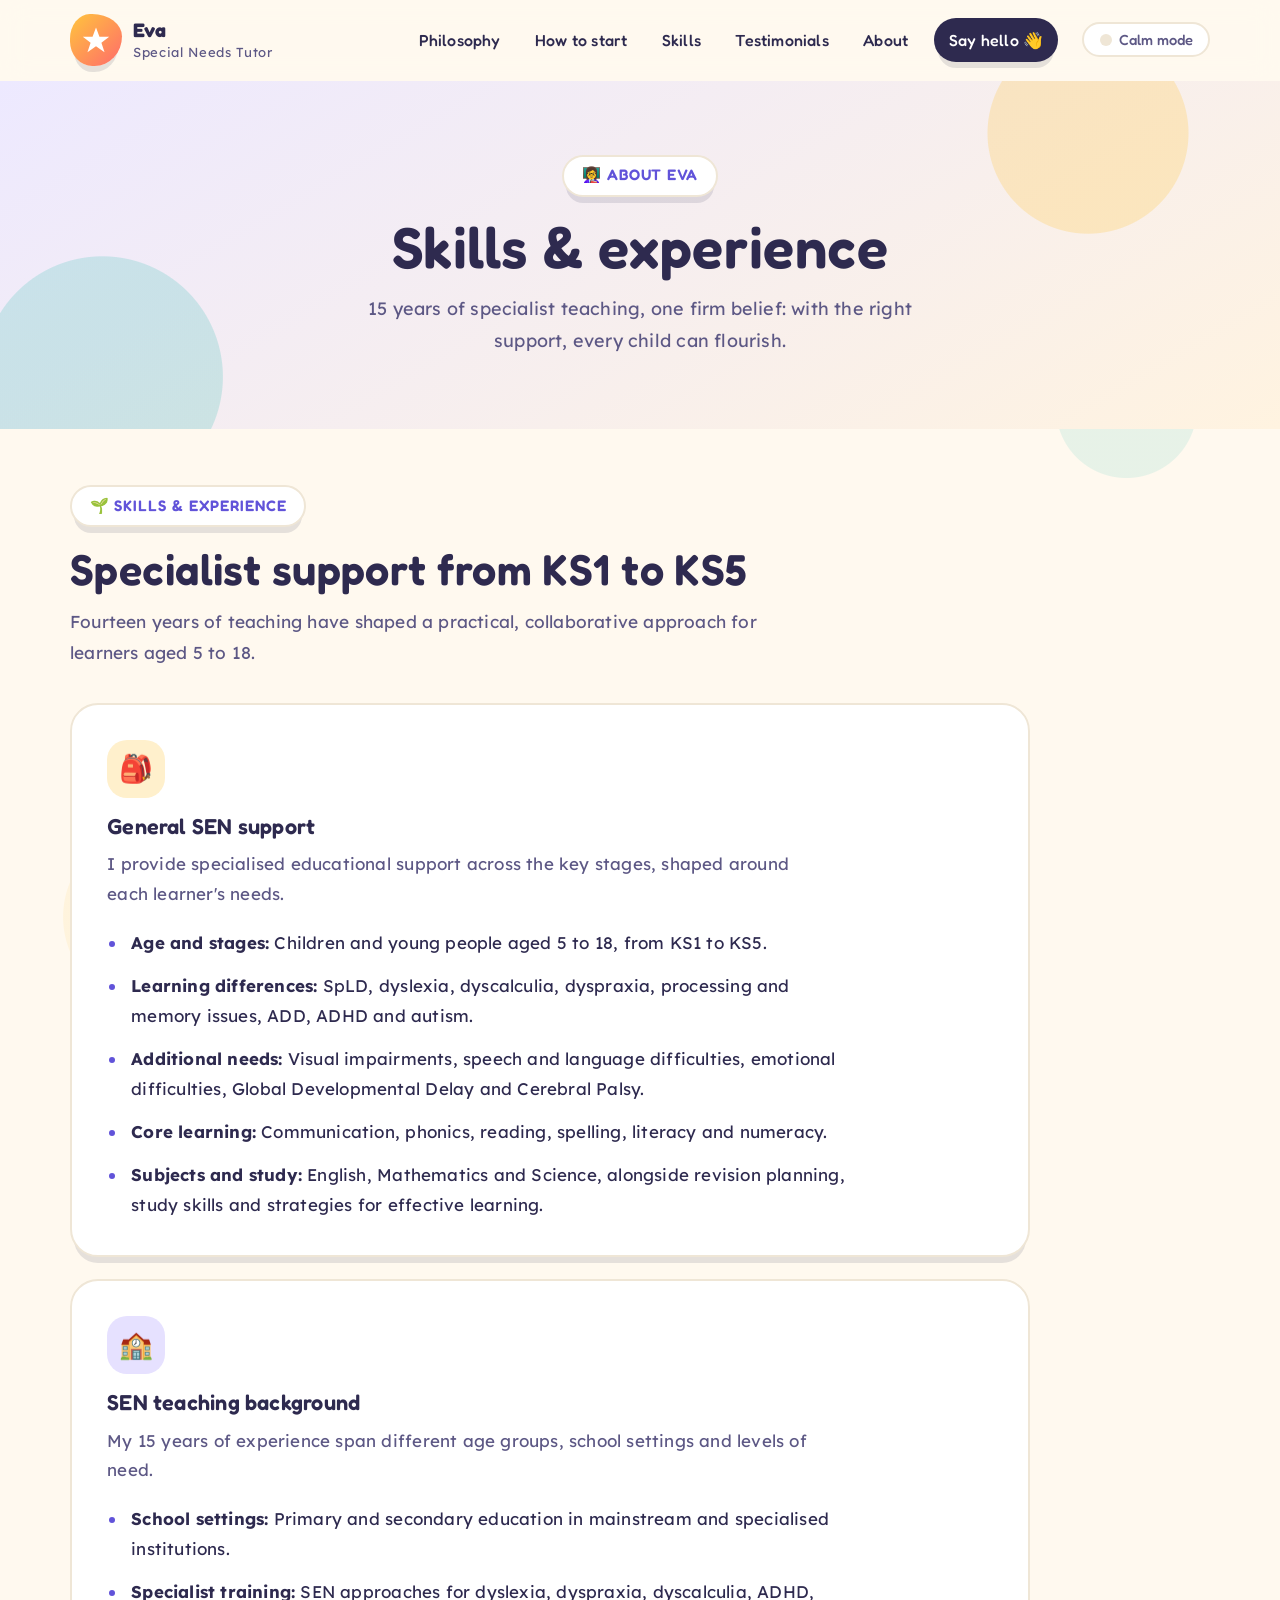
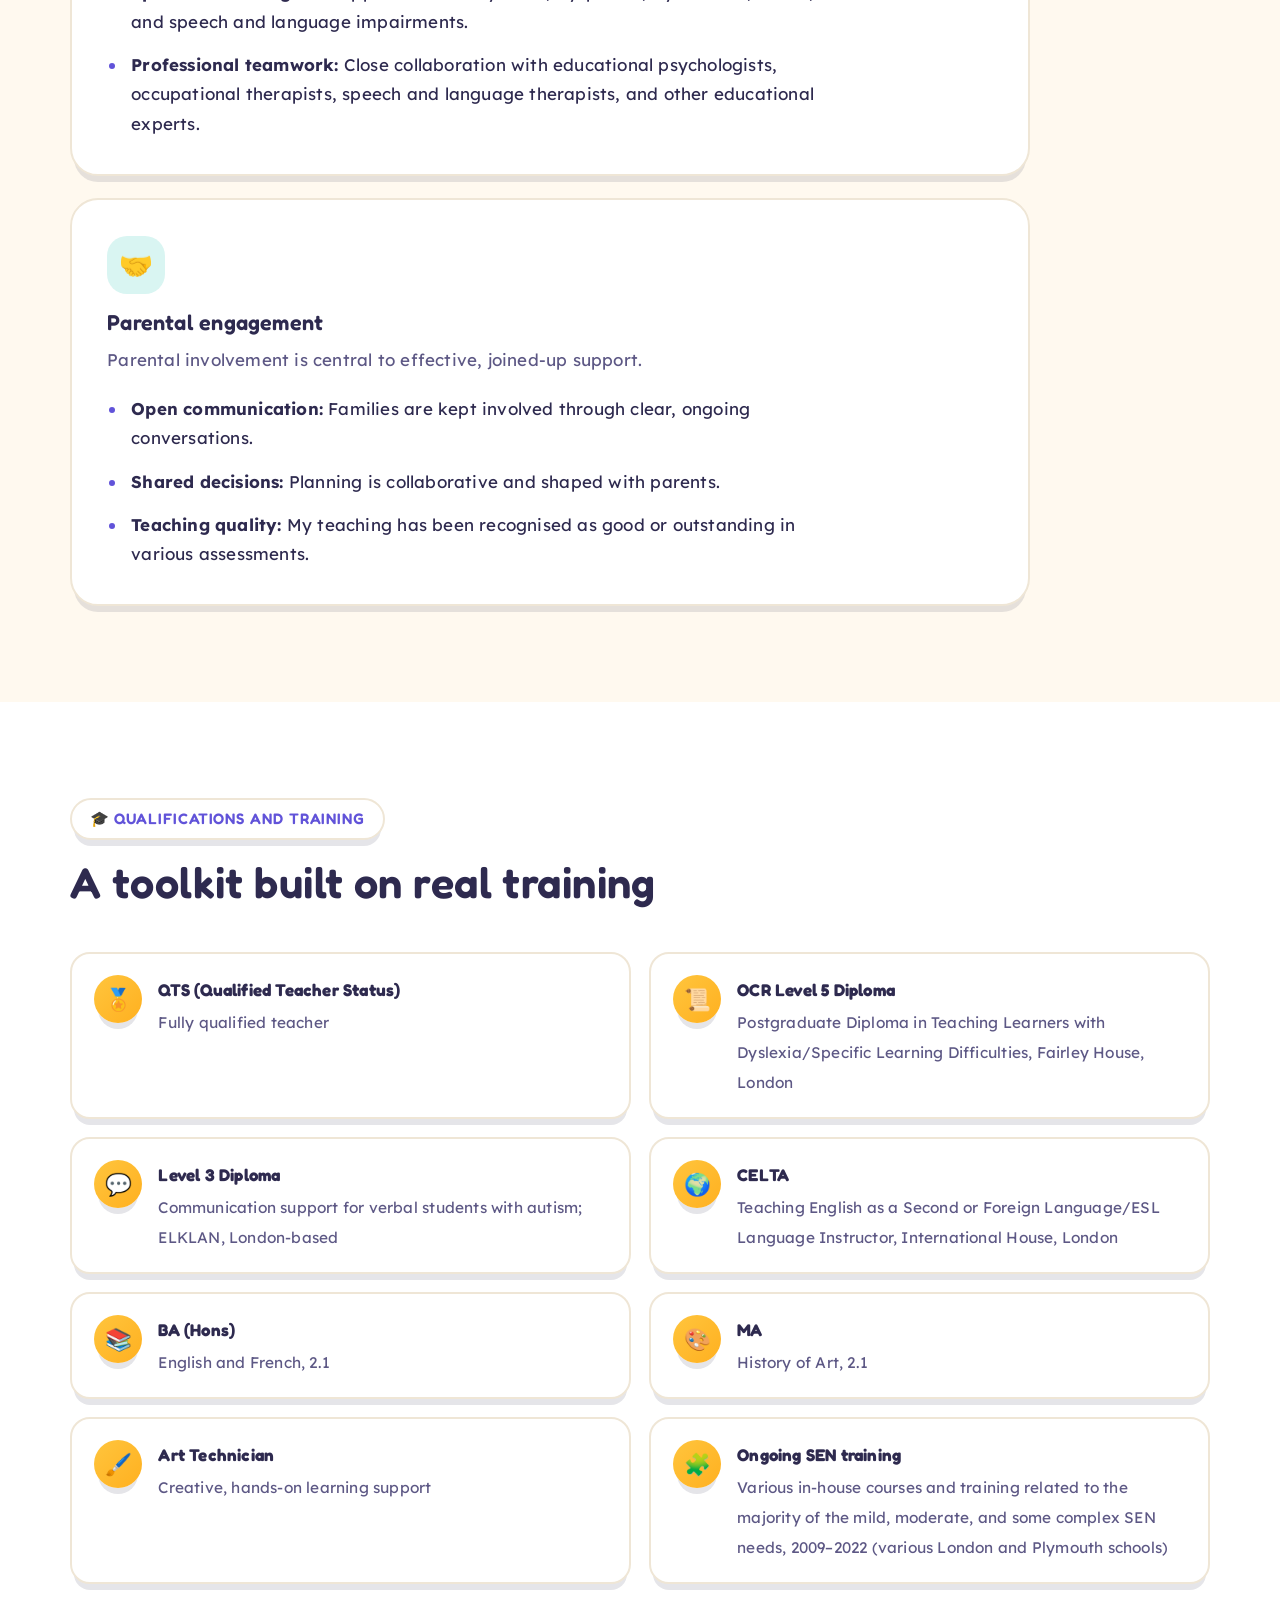
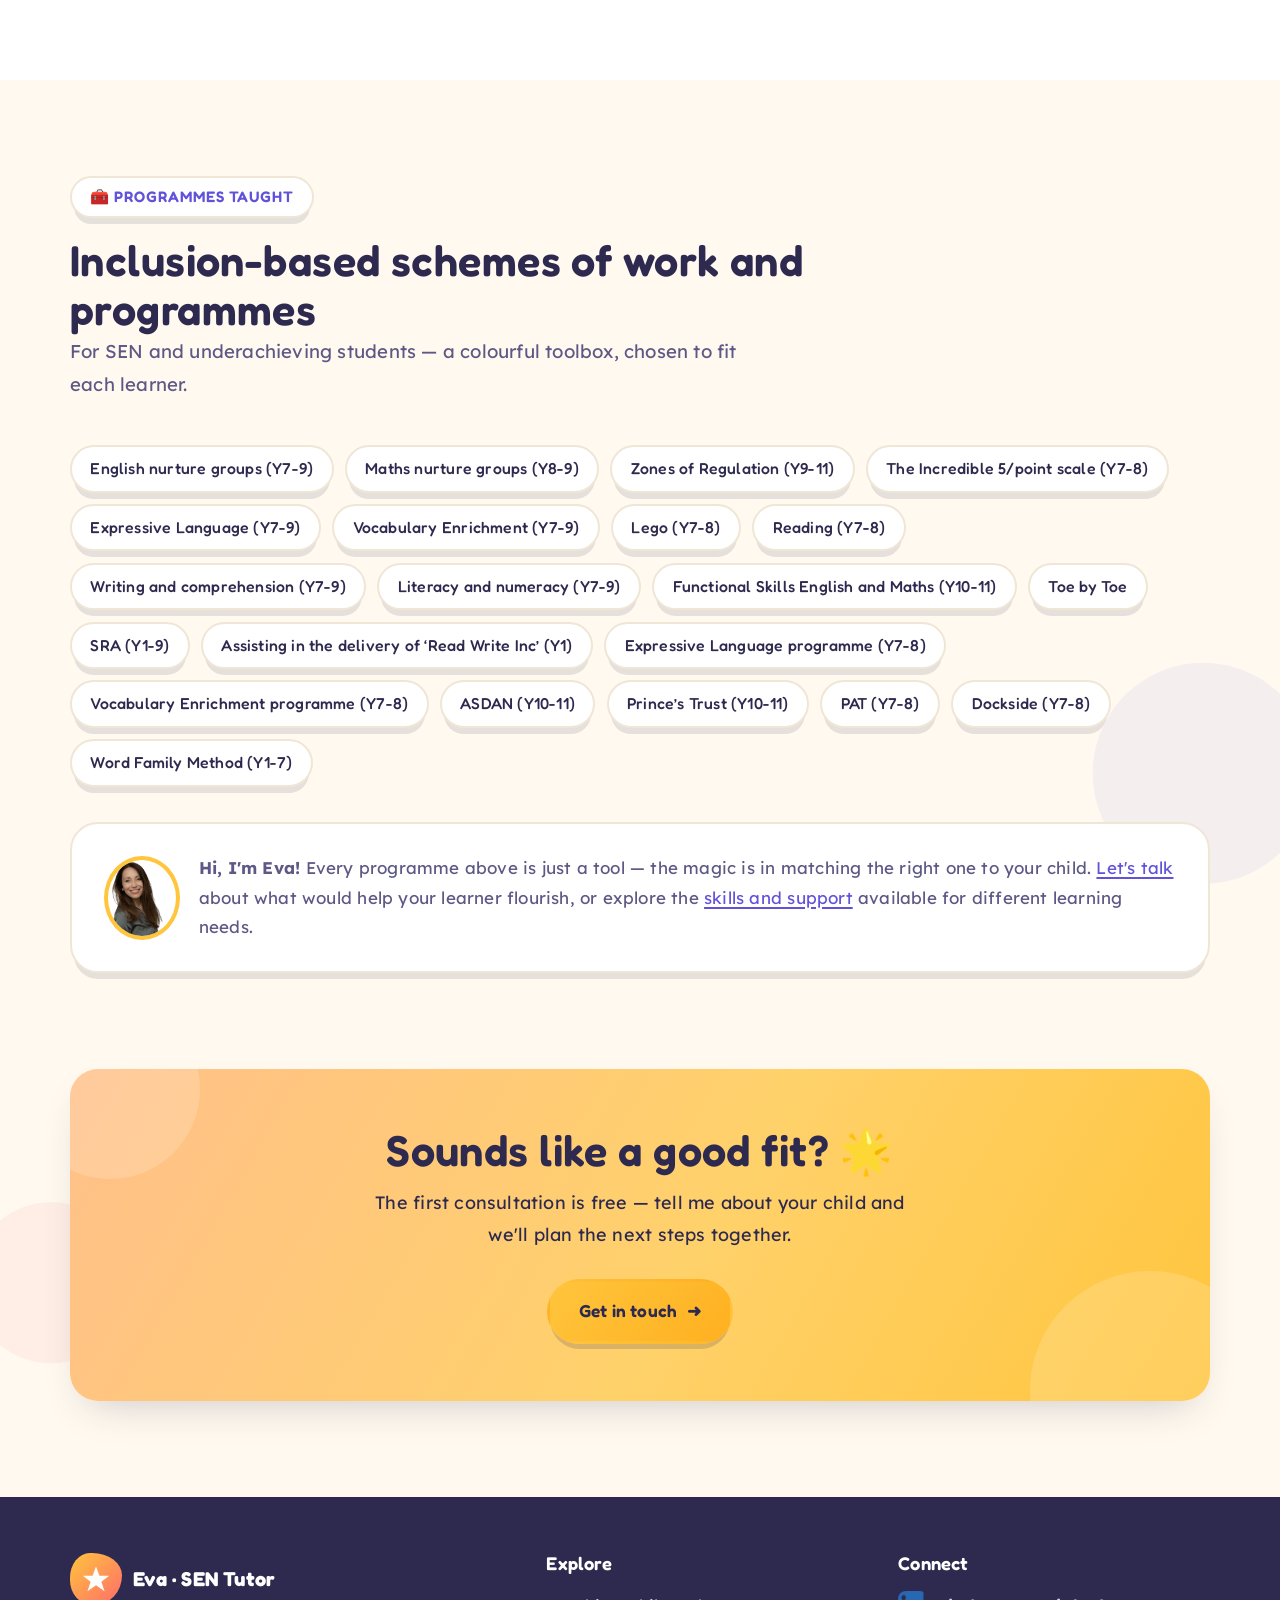
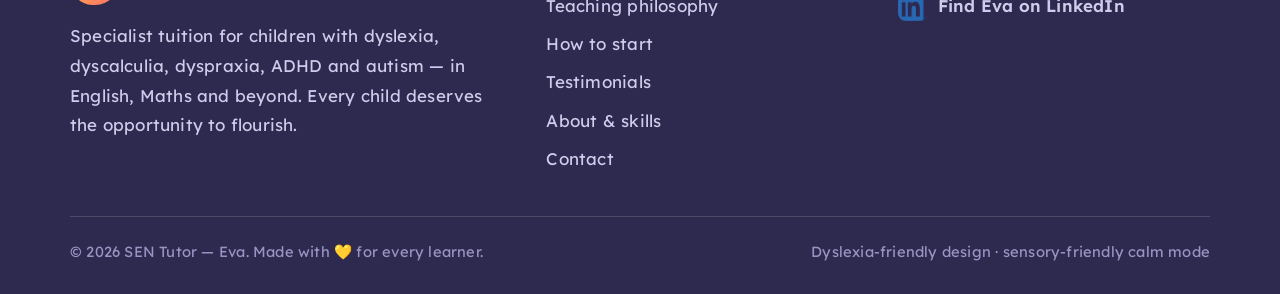
<file: about.html>
<!DOCTYPE html>
<html lang="en-GB">
<head>
  <meta charset="UTF-8" />
  <meta name="viewport" content="width=device-width, initial-scale=1.0" />
  <title>About Eva Coates | SEN Tutor Qualifications &amp; Experience</title>
  <meta name="description" content="Learn about Eva Coates, her qualifications and 15 years of specialist SEN teaching experience across dyslexia, dyscalculia, autism, ADHD and more." />
  <meta name="author" content="Eva Coates" />
  <meta name="robots" content="index, follow, max-image-preview:large, max-snippet:-1, max-video-preview:-1" />
  <meta name="theme-color" content="#2E2A4F" />
  <link rel="canonical" href="https://www.sen-tutor.co.uk/about" />
  <link rel="alternate" hreflang="en-GB" href="https://www.sen-tutor.co.uk/about" />
  <link rel="alternate" hreflang="x-default" href="https://www.sen-tutor.co.uk/about" />
  <meta property="og:locale" content="en_GB" />
  <meta property="og:type" content="website" />
  <meta property="og:title" content="About Eva Coates | SEN Tutor Qualifications &amp; Experience" />
  <meta property="og:description" content="Learn about Eva Coates, her qualifications and 15 years of specialist SEN teaching experience across dyslexia, dyscalculia, autism, ADHD and more." />
  <meta property="og:url" content="https://www.sen-tutor.co.uk/about" />
  <meta property="og:site_name" content="SEN Tutor" />
  <meta property="og:image" content="https://www.sen-tutor.co.uk/images/learning-pathways.webp" />
  <meta property="og:image:secure_url" content="https://www.sen-tutor.co.uk/images/learning-pathways.webp" />
  <meta property="og:image:width" content="1400" />
  <meta property="og:image:height" content="669" />
  <meta property="og:image:type" content="image/webp" />
  <meta property="og:image:alt" content="Tangled study pathways becoming organised for secondary learners" />
  <meta name="twitter:card" content="summary_large_image" />
  <meta name="twitter:title" content="About Eva Coates | SEN Tutor Qualifications &amp; Experience" />
  <meta name="twitter:description" content="Learn about Eva Coates, her qualifications and 15 years of specialist SEN teaching experience across dyslexia, dyscalculia, autism, ADHD and more." />
  <meta name="twitter:image" content="https://www.sen-tutor.co.uk/images/learning-pathways.webp" />
  <meta name="twitter:image:alt" content="Tangled study pathways becoming organised for secondary learners" />
  <script type="application/ld+json">
    {
      "@context": "https://schema.org",
      "@graph": [
        {
          "@type": "WebSite",
          "@id": "https://www.sen-tutor.co.uk/#website",
          "url": "https://www.sen-tutor.co.uk/",
          "name": "SEN Tutor",
          "alternateName": "Eva Coates SEN Tutor",
          "inLanguage": "en-GB"
        },
        {
          "@type": "Person",
          "@id": "https://www.sen-tutor.co.uk/#person",
          "name": "Eva Coates",
          "alternateName": "Ewa Coates",
          "url": "https://www.sen-tutor.co.uk/about",
          "jobTitle": "Special Needs Tutor",
          "sameAs": ["https://www.linkedin.com/in/ewa-coates-191b764b/"]
        },
        {
          "@type": "AboutPage",
          "@id": "https://www.sen-tutor.co.uk/about#webpage",
          "url": "https://www.sen-tutor.co.uk/about",
          "name": "About Eva Coates | SEN Tutor Qualifications & Experience",
          "description": "Learn about Eva Coates, her qualifications and 15 years of specialist SEN teaching experience across dyslexia, dyscalculia, autism, ADHD and more.",
          "isPartOf": { "@id": "https://www.sen-tutor.co.uk/#website" },
          "about": { "@id": "https://www.sen-tutor.co.uk/#person" },
          "breadcrumb": { "@id": "https://www.sen-tutor.co.uk/about#breadcrumb" },
          "inLanguage": "en-GB"
        },
        {
          "@type": "BreadcrumbList",
          "@id": "https://www.sen-tutor.co.uk/about#breadcrumb",
          "itemListElement": [
            { "@type": "ListItem", "position": 1, "name": "Home", "item": { "@id": "https://www.sen-tutor.co.uk/" } },
            { "@type": "ListItem", "position": 2, "name": "About", "item": { "@id": "https://www.sen-tutor.co.uk/about" } }
          ]
        }
      ]
    }
  </script>
  <link rel="icon" href="favicon.svg" type="image/svg+xml" />
  <link rel="apple-touch-icon" sizes="180x180" href="/images/apple-touch-icon.png" />
  <link rel="preconnect" href="https://fonts.googleapis.com" />
  <link rel="preconnect" href="https://fonts.gstatic.com" crossorigin />
  <link href="https://fonts.googleapis.com/css2?family=Fredoka:wght@400;500;600;700&family=Lexend:wght@300;400;500;600;700&display=swap" rel="stylesheet" media="print" onload="this.media='all';this.onload=null" />
  <noscript><link href="https://fonts.googleapis.com/css2?family=Fredoka:wght@400;500;600;700&family=Lexend:wght@300;400;500;600;700&display=swap" rel="stylesheet" /></noscript>
  <link rel="stylesheet" href="css/style.css" />
</head>
<body>
  <a class="skip-link" href="#main">Skip to content</a>

  <header class="site-header">
    <div class="container header-inner">
      <a class="brand" href="/" aria-label="SEN Tutor Eva — home">
        <span class="brand-badge" aria-hidden="true">
          <svg viewBox="0 0 100 100"><path d="M50 8 L61.5 39 L94 39 L68 59 L78.5 91 L50 70.5 L21.5 91 L32 59 L6 39 L38.5 39 Z" fill="#fff"/></svg>
        </span>
        <span class="brand-text"><b>Eva</b><small>Special Needs Tutor</small></span>
      </a>

      <nav class="main-nav" id="mainNav" aria-label="Main navigation">
        <a href="/#philosophy">Philosophy</a>
        <a href="/#how-to-start">How to start</a>
        <a href="/#skills">Skills</a>
        <a href="/#testimonials">Testimonials</a>
        <a href="/about" aria-current="page">About</a>
        <a class="nav-cta" href="/contact">Say hello 👋</a>
      </nav>

      <button class="calm-toggle" type="button" aria-pressed="false" aria-label="Turn calm mode on" title="Turn animations off for a calmer visit">
        <span class="dot" aria-hidden="true"></span> Calm mode
      </button>
      <button class="nav-toggle" type="button" aria-expanded="false" aria-controls="mainNav" aria-label="Toggle menu">☰</button>
    </div>
  </header>

  <main id="main">
    <section class="page-hero">
      <div class="container">
        <span class="eyebrow reveal">👩‍🏫 About Eva</span>
        <h1 class="reveal d1">Skills &amp; experience</h1>
        <p class="reveal d2">15 years of specialist teaching, one firm belief: with the right support, every child can flourish.</p>
      </div>
    </section>

    <!-- skills & experience -->
    <section id="skills" style="padding-top:3.5rem;">
      <div class="container">
        <div class="experience-intro reveal">
          <span class="eyebrow">🌱 Skills &amp; experience</span>
          <h2>Specialist support from KS1 to KS5</h2>
          <p>Fourteen years of teaching have shaped a practical, collaborative approach for learners aged 5 to 18.</p>
        </div>

        <div class="exp-grid">
          <article class="exp-card reveal d1">
            <span class="icon i-sun" aria-hidden="true">🎒</span>
            <h3>General SEN support</h3>
            <p>I provide specialised educational support across the key stages, shaped around each learner's needs.</p>
            <ul>
              <li><strong>Age and stages:</strong> Children and young people aged 5 to 18, from KS1 to KS5.</li>
              <li><strong>Learning differences:</strong> SpLD, dyslexia, dyscalculia, dyspraxia, processing and memory issues, ADD, ADHD and autism.</li>
              <li><strong>Additional needs:</strong> Visual impairments, speech and language difficulties, emotional difficulties, Global Developmental Delay and Cerebral Palsy.</li>
              <li><strong>Core learning:</strong> Communication, phonics, reading, spelling, literacy and numeracy.</li>
              <li><strong>Subjects and study:</strong> English, Mathematics and Science, alongside revision planning, study skills and strategies for effective learning.</li>
            </ul>
          </article>

          <article class="exp-card reveal d2">
            <span class="icon i-grape" aria-hidden="true">🏫</span>
            <h3>SEN teaching background</h3>
            <p>My 15 years of experience span different age groups, school settings and levels of need.</p>
            <ul>
              <li><strong>School settings:</strong> Primary and secondary education in mainstream and specialised institutions.</li>
              <li><strong>Specialist training:</strong> SEN approaches for dyslexia, dyspraxia, dyscalculia, ADHD, and speech and language impairments.</li>
              <li><strong>Professional teamwork:</strong> Close collaboration with educational psychologists, occupational therapists, speech and language therapists, and other educational experts.</li>
            </ul>
          </article>

          <article class="exp-card reveal d3">
            <span class="icon i-teal" aria-hidden="true">🤝</span>
            <h3>Parental engagement</h3>
            <p>Parental involvement is central to effective, joined-up support.</p>
            <ul>
              <li><strong>Open communication:</strong> Families are kept involved through clear, ongoing conversations.</li>
              <li><strong>Shared decisions:</strong> Planning is collaborative and shaped with parents.</li>
              <li><strong>Teaching quality:</strong> My teaching has been recognised as good or outstanding in various assessments.</li>
            </ul>
          </article>
        </div>
      </div>
    </section>

    <!-- qualifications -->
    <section class="help-section">
      <div class="container">
        <div class="section-head reveal">
          <span class="eyebrow">🎓 Qualifications and training</span>
          <h2>A toolkit built on real training</h2>
        </div>

        <div class="qual-grid">
          <div class="qual-card reveal d1">
            <span class="medal" aria-hidden="true">🏅</span>
            <div><b>QTS (Qualified Teacher Status)</b><span>Fully qualified teacher</span></div>
          </div>
          <div class="qual-card reveal d2">
            <span class="medal" aria-hidden="true">📜</span>
            <div><b>OCR Level 5 Diploma</b><span>Postgraduate Diploma in Teaching Learners with Dyslexia/Specific Learning Difficulties, Fairley House, London</span></div>
          </div>
          <div class="qual-card reveal d1">
            <span class="medal" aria-hidden="true">💬</span>
            <div><b>Level 3 Diploma</b><span>Communication support for verbal students with autism; ELKLAN, London-based</span></div>
          </div>
          <div class="qual-card reveal d2">
            <span class="medal" aria-hidden="true">🌍</span>
            <div><b>CELTA</b><span>Teaching English as a Second or Foreign Language/ESL Language Instructor, International House, London</span></div>
          </div>
          <div class="qual-card reveal d1">
            <span class="medal" aria-hidden="true">📚</span>
            <div><b>BA (Hons)</b><span>English and French, 2.1</span></div>
          </div>
          <div class="qual-card reveal d2">
            <span class="medal" aria-hidden="true">🎨</span>
            <div><b>MA</b><span>History of Art, 2.1</span></div>
          </div>
          <div class="qual-card reveal d1">
            <span class="medal" aria-hidden="true">🖌️</span>
            <div><b>Art Technician</b><span>Creative, hands-on learning support</span></div>
          </div>
          <div class="qual-card reveal d2">
            <span class="medal" aria-hidden="true">🧩</span>
            <div><b>Ongoing SEN training</b><span>Various in-house courses and training related to the majority of the mild, moderate, and some complex SEN needs, 2009–2022 (various London and Plymouth schools)</span></div>
          </div>
        </div>
      </div>
    </section>

    <!-- programs -->
    <section>
      <div class="container">
        <div class="section-head reveal">
          <span class="eyebrow">🧰 Programmes taught</span>
          <h2>Inclusion-based schemes of work and programmes</h2>
          <p class="lead">For SEN and underachieving students — a colourful toolbox, chosen to fit each learner.</p>
        </div>

        <div class="program-cloud reveal">
          <span class="chip">English nurture groups (Y7-9)</span>
          <span class="chip">Maths nurture groups (Y8-9)</span>
          <span class="chip">Zones of Regulation (Y9-11)</span>
          <span class="chip">The Incredible 5/point scale (Y7-8)</span>
          <span class="chip">Expressive Language (Y7-9)</span>
          <span class="chip">Vocabulary Enrichment (Y7-9)</span>
          <span class="chip">Lego (Y7-8)</span>
          <span class="chip">Reading (Y7-8)</span>
          <span class="chip">Writing and comprehension (Y7-9)</span>
          <span class="chip">Literacy and numeracy (Y7-9)</span>
          <span class="chip">Functional Skills English and Maths (Y10-11)</span>
          <span class="chip">Toe by Toe</span>
          <span class="chip">SRA (Y1-9)</span>
          <span class="chip">Assisting in the delivery of ‘Read Write Inc’ (Y1)</span>
          <span class="chip">Expressive Language programme (Y7-8)</span>
          <span class="chip">Vocabulary Enrichment programme (Y7-8)</span>
          <span class="chip">ASDAN (Y10-11)</span>
          <span class="chip">Prince’s Trust (Y10-11)</span>
          <span class="chip">PAT (Y7-8)</span>
          <span class="chip">Dockside (Y7-8)</span>
          <span class="chip">Word Family Method (Y1-7)</span>
        </div>

        <div class="about-note reveal">
          <img src="images/profile.png" alt="Eva, specialist SEN tutor" width="463" height="520" />
          <p>
            <strong>Hi, I'm Eva!</strong> Every programme above is just a tool — the magic is in matching the
            right one to your child. <a href="/contact">Let's talk</a> about what would help your learner
            flourish, or explore the <a href="/#skills">skills and support</a> available for different
            learning needs.
          </p>
        </div>
      </div>
    </section>

    <!-- CTA -->
    <section style="padding-top:0;">
      <div class="container">
        <div class="cta-banner reveal">
          <h2>Sounds like a good fit? 🌟</h2>
          <p>The first consultation is free — tell me about your child and we'll plan the next steps together.</p>
          <a class="btn btn-sun" href="/contact">Get in touch <span class="arrow" aria-hidden="true">➜</span></a>
        </div>
      </div>
    </section>
  </main>

  <footer class="site-footer">
    <div class="container">
      <div class="footer-grid">
        <div>
          <div class="footer-brand">
            <span class="brand-badge" aria-hidden="true">
              <svg viewBox="0 0 100 100"><path d="M50 8 L61.5 39 L94 39 L68 59 L78.5 91 L50 70.5 L21.5 91 L32 59 L6 39 L38.5 39 Z" fill="#fff"/></svg>
            </span>
            <b>Eva · SEN Tutor</b>
          </div>
          <p>Specialist tuition for children with dyslexia, dyscalculia, dyspraxia, ADHD and autism — in English, Maths and beyond. Every child deserves the opportunity to flourish.</p>
        </div>
        <div>
          <h3>Explore</h3>
          <ul class="footer-links">
            <li><a href="/#philosophy">Teaching philosophy</a></li>
            <li><a href="/#how-to-start">How to start</a></li>
            <li><a href="/#testimonials">Testimonials</a></li>
            <li><a href="/about">About &amp; skills</a></li>
            <li><a href="/contact">Contact</a></li>
          </ul>
        </div>
        <div>
          <h3>Connect</h3>
          <a class="linkedin-link" href="https://www.linkedin.com/in/ewa-coates-191b764b/" target="_blank" rel="noopener">
            <img src="images/linkedin-logo.png" alt="" width="30" height="30" /> Find Eva on LinkedIn
          </a>
        </div>
      </div>
      <div class="footer-bottom">
        <span>© <span data-year>2026</span> SEN Tutor — Eva. Made with 💛 for every learner.</span>
        <span>Dyslexia-friendly design · sensory-friendly calm mode</span>
      </div>
    </div>
  </footer>

  <script src="js/main.js"></script>
</body>
</html>
</file>
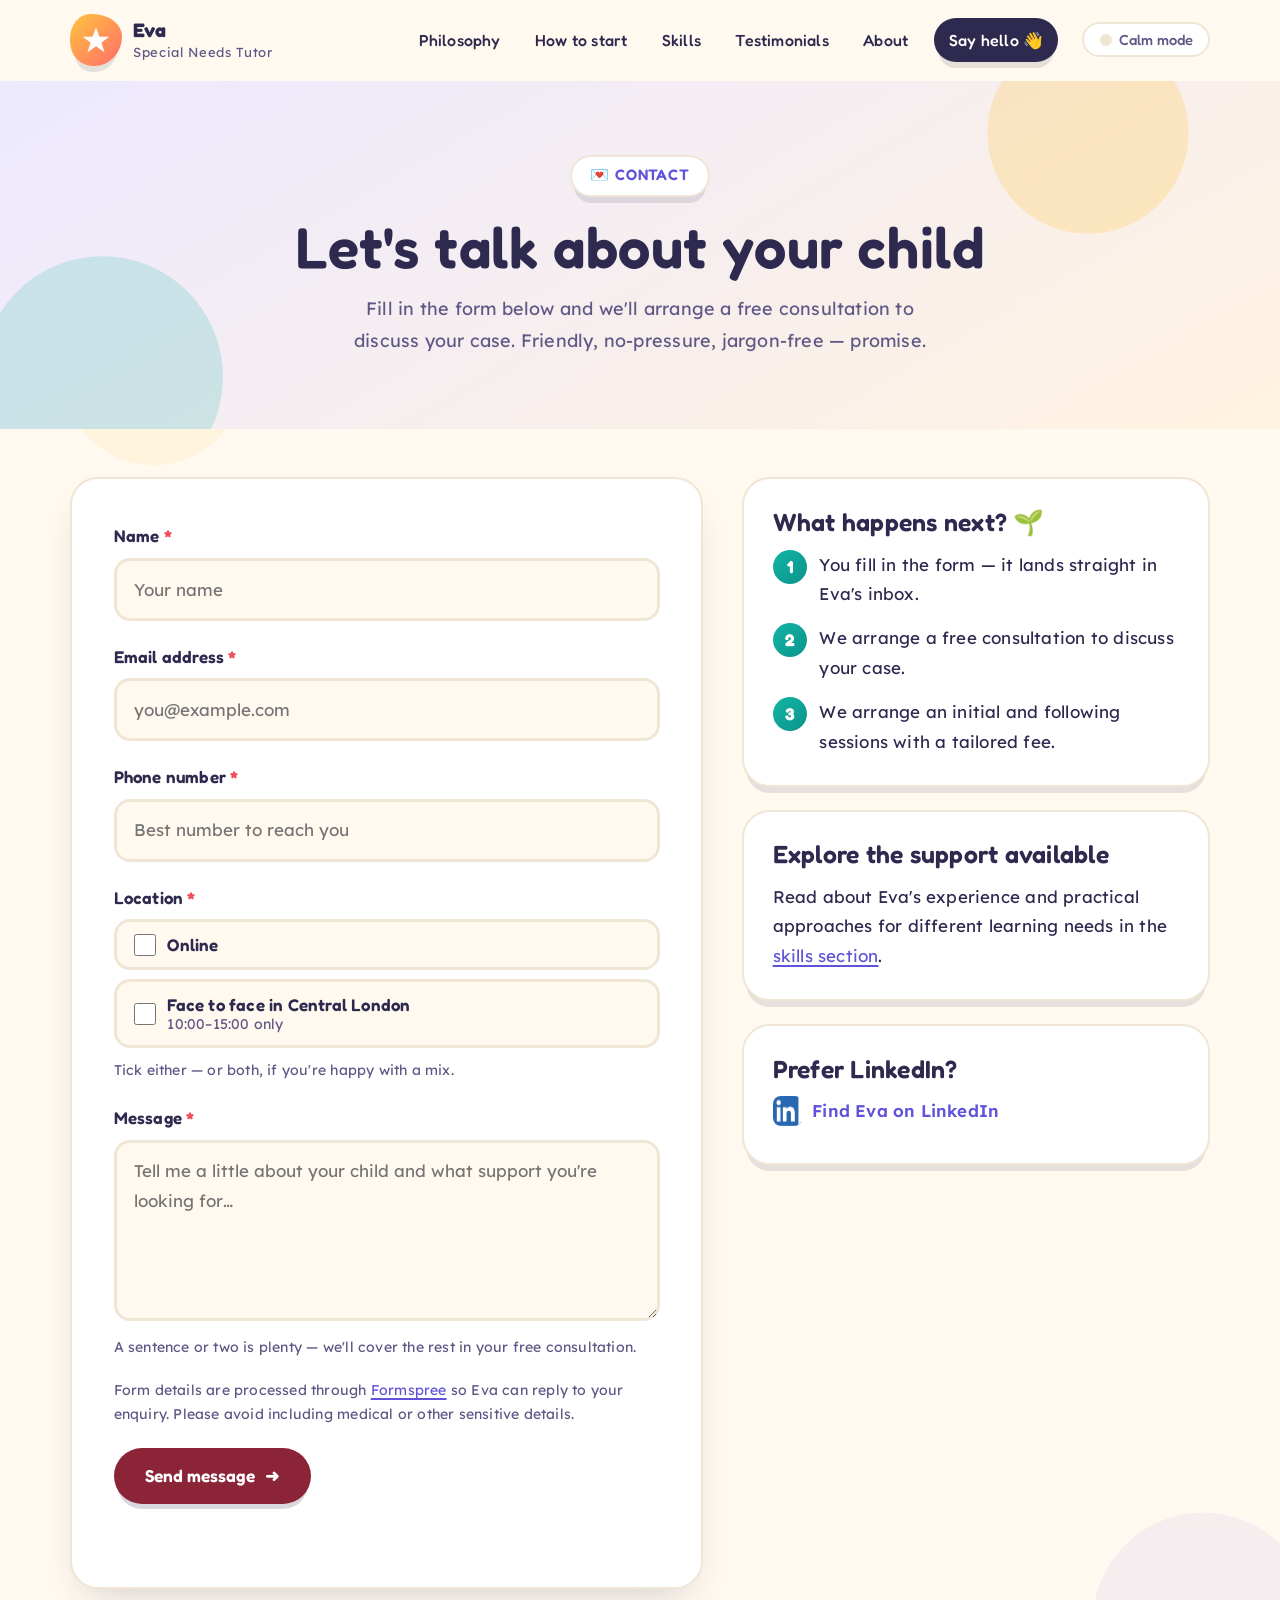
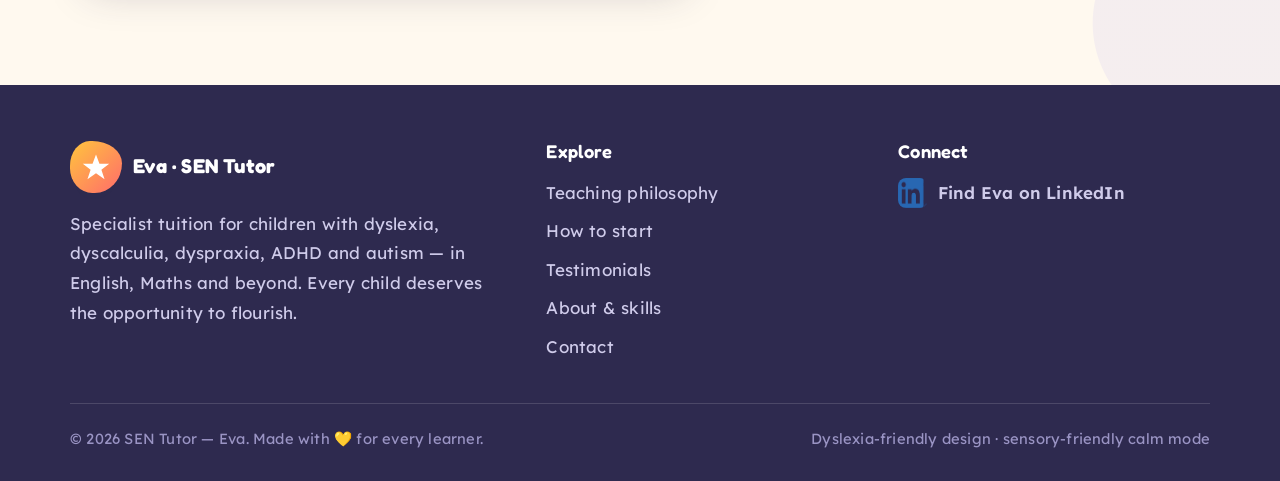
<file: contact.html>
<!DOCTYPE html>
<html lang="en-GB">
<head>
  <meta charset="UTF-8" />
  <meta name="viewport" content="width=device-width, initial-scale=1.0" />
  <title>Contact Eva Coates | Free SEN Tuition Consultation</title>
  <meta name="description" content="Contact Eva Coates to arrange a free consultation about specialist SEN tuition in English and Maths for your child." />
  <meta name="author" content="Eva Coates" />
  <meta name="robots" content="index, follow, max-image-preview:large, max-snippet:-1, max-video-preview:-1" />
  <meta name="theme-color" content="#2E2A4F" />
  <link rel="canonical" href="https://www.sen-tutor.co.uk/contact" />
  <link rel="alternate" hreflang="en-GB" href="https://www.sen-tutor.co.uk/contact" />
  <link rel="alternate" hreflang="x-default" href="https://www.sen-tutor.co.uk/contact" />
  <meta property="og:locale" content="en_GB" />
  <meta property="og:type" content="website" />
  <meta property="og:title" content="Contact Eva Coates | Free SEN Tuition Consultation" />
  <meta property="og:description" content="Contact Eva Coates to arrange a free consultation about specialist SEN tuition in English and Maths for your child." />
  <meta property="og:url" content="https://www.sen-tutor.co.uk/contact" />
  <meta property="og:site_name" content="SEN Tutor" />
  <meta property="og:image" content="https://www.sen-tutor.co.uk/images/learning-pathways.webp" />
  <meta property="og:image:secure_url" content="https://www.sen-tutor.co.uk/images/learning-pathways.webp" />
  <meta property="og:image:width" content="1400" />
  <meta property="og:image:height" content="669" />
  <meta property="og:image:type" content="image/webp" />
  <meta property="og:image:alt" content="Tangled study pathways becoming organised for secondary learners" />
  <meta name="twitter:card" content="summary_large_image" />
  <meta name="twitter:title" content="Contact Eva Coates | Free SEN Tuition Consultation" />
  <meta name="twitter:description" content="Contact Eva Coates to arrange a free consultation about specialist SEN tuition in English and Maths for your child." />
  <meta name="twitter:image" content="https://www.sen-tutor.co.uk/images/learning-pathways.webp" />
  <meta name="twitter:image:alt" content="Tangled study pathways becoming organised for secondary learners" />
  <script type="application/ld+json">
    {
      "@context": "https://schema.org",
      "@graph": [
        {
          "@type": "WebSite",
          "@id": "https://www.sen-tutor.co.uk/#website",
          "url": "https://www.sen-tutor.co.uk/",
          "name": "SEN Tutor",
          "alternateName": "Eva Coates SEN Tutor",
          "inLanguage": "en-GB"
        },
        {
          "@type": "Person",
          "@id": "https://www.sen-tutor.co.uk/#person",
          "name": "Eva Coates",
          "alternateName": "Ewa Coates",
          "url": "https://www.sen-tutor.co.uk/about",
          "jobTitle": "Special Needs Tutor",
          "sameAs": ["https://www.linkedin.com/in/ewa-coates-191b764b/"]
        },
        {
          "@type": "ContactPage",
          "@id": "https://www.sen-tutor.co.uk/contact#webpage",
          "url": "https://www.sen-tutor.co.uk/contact",
          "name": "Contact Eva Coates | Free SEN Tuition Consultation",
          "description": "Contact Eva Coates to arrange a free consultation about specialist SEN tuition in English and Maths for your child.",
          "isPartOf": { "@id": "https://www.sen-tutor.co.uk/#website" },
          "about": { "@id": "https://www.sen-tutor.co.uk/#person" },
          "breadcrumb": { "@id": "https://www.sen-tutor.co.uk/contact#breadcrumb" },
          "inLanguage": "en-GB"
        },
        {
          "@type": "BreadcrumbList",
          "@id": "https://www.sen-tutor.co.uk/contact#breadcrumb",
          "itemListElement": [
            { "@type": "ListItem", "position": 1, "name": "Home", "item": { "@id": "https://www.sen-tutor.co.uk/" } },
            { "@type": "ListItem", "position": 2, "name": "Contact", "item": { "@id": "https://www.sen-tutor.co.uk/contact" } }
          ]
        }
      ]
    }
  </script>
  <link rel="icon" href="favicon.svg" type="image/svg+xml" />
  <link rel="apple-touch-icon" sizes="180x180" href="/images/apple-touch-icon.png" />
  <link rel="preconnect" href="https://fonts.googleapis.com" />
  <link rel="preconnect" href="https://fonts.gstatic.com" crossorigin />
  <link href="https://fonts.googleapis.com/css2?family=Fredoka:wght@400;500;600;700&family=Lexend:wght@300;400;500;600;700&display=swap" rel="stylesheet" media="print" onload="this.media='all';this.onload=null" />
  <noscript><link href="https://fonts.googleapis.com/css2?family=Fredoka:wght@400;500;600;700&family=Lexend:wght@300;400;500;600;700&display=swap" rel="stylesheet" /></noscript>
  <link rel="stylesheet" href="css/style.css" />
</head>
<body>
  <a class="skip-link" href="#main">Skip to content</a>

  <header class="site-header">
    <div class="container header-inner">
      <a class="brand" href="/" aria-label="SEN Tutor Eva — home">
        <span class="brand-badge" aria-hidden="true">
          <svg viewBox="0 0 100 100"><path d="M50 8 L61.5 39 L94 39 L68 59 L78.5 91 L50 70.5 L21.5 91 L32 59 L6 39 L38.5 39 Z" fill="#fff"/></svg>
        </span>
        <span class="brand-text"><b>Eva</b><small>Special Needs Tutor</small></span>
      </a>

      <nav class="main-nav" id="mainNav" aria-label="Main navigation">
        <a href="/#philosophy">Philosophy</a>
        <a href="/#how-to-start">How to start</a>
        <a href="/#skills">Skills</a>
        <a href="/#testimonials">Testimonials</a>
        <a href="/about">About</a>
        <a class="nav-cta" href="/contact" aria-current="page">Say hello 👋</a>
      </nav>

      <button class="calm-toggle" type="button" aria-pressed="false" aria-label="Turn calm mode on" title="Turn animations off for a calmer visit">
        <span class="dot" aria-hidden="true"></span> Calm mode
      </button>
      <button class="nav-toggle" type="button" aria-expanded="false" aria-controls="mainNav" aria-label="Toggle menu">☰</button>
    </div>
  </header>

  <main id="main">
    <section class="page-hero">
      <div class="container">
        <span class="eyebrow reveal">💌 Contact</span>
        <h1 class="reveal d1">Let's talk about your child</h1>
        <p class="reveal d2">Fill in the form below and we'll arrange a free consultation to discuss your case. Friendly, no-pressure, jargon-free — promise.</p>
      </div>
    </section>

    <section style="padding-top:3rem;">
      <div class="container contact-grid">
        <div class="form-card reveal">
          <form action="https://formspree.io/f/mzbqqprk" method="POST" id="contactForm">
            <div class="field">
              <label for="name">Name <span class="req" aria-hidden="true">*</span></label>
              <input type="text" name="name" id="name" placeholder="Your name" required autocomplete="name" />
            </div>

            <div class="field">
              <label for="email">Email address <span class="req" aria-hidden="true">*</span></label>
              <input type="email" name="_replyto" id="email" placeholder="you@example.com" required autocomplete="email" inputmode="email" />
            </div>

            <div class="field">
              <label for="phone">Phone number <span class="req" aria-hidden="true">*</span></label>
              <input type="tel" name="phone" id="phone" placeholder="Best number to reach you" required autocomplete="tel" />
            </div>

            <fieldset class="field tick-group">
              <legend>Location <span class="req" aria-hidden="true">*</span></legend>
              <label class="tick" for="locationOnline">
                <input type="checkbox" name="location" id="locationOnline" value="Online" />
                <span>Online</span>
              </label>
              <label class="tick" for="locationFaceToFace">
                <input type="checkbox" name="location" id="locationFaceToFace" value="Face to face in Central London" />
                <span>Face to face in Central London <small>10:00–15:00 only</small></span>
              </label>
              <p class="hint">Tick either — or both, if you're happy with a mix.</p>
            </fieldset>

            <div class="field" id="postcodeField" hidden>
              <label for="postcode">Postcode <span class="req" aria-hidden="true">*</span></label>
              <input type="text" name="postcode" id="postcode" placeholder="e.g. SW1A 1AA" autocomplete="postal-code" disabled />
              <p class="hint">Needed so Eva can check travel for face-to-face sessions.</p>
            </div>

            <div class="field">
              <label for="message">Message <span class="req" aria-hidden="true">*</span></label>
              <textarea name="message" id="message" rows="5" placeholder="Tell me a little about your child and what support you're looking for…" required></textarea>
              <p class="hint">A sentence or two is plenty — we'll cover the rest in your free consultation.</p>
            </div>

            <p class="form-privacy">
              Form details are processed through <a href="https://formspree.io/legal/privacy-policy/" target="_blank" rel="noopener">Formspree</a> so Eva can reply to your enquiry. Please avoid including medical or other sensitive details.
            </p>

            <input type="hidden" name="_subject" value="New submission!" />
            <input type="text" name="_gotcha" style="display:none" tabindex="-1" autocomplete="off" />

            <button class="btn btn-primary" type="submit">Send message <span class="arrow" aria-hidden="true">➜</span></button>
            <p class="form-status" id="formStatus" aria-live="polite"></p>
          </form>
        </div>

        <aside class="contact-side">
          <div class="side-card reveal d1">
            <h3>What happens next? 🌱</h3>
            <ol class="mini-steps">
              <li><span class="n" aria-hidden="true">1</span><span>You fill in the form — it lands straight in Eva's inbox.</span></li>
              <li><span class="n" aria-hidden="true">2</span><span>We arrange a free consultation to discuss your case.</span></li>
              <li><span class="n" aria-hidden="true">3</span><span>We arrange an initial and following sessions with a tailored fee.</span></li>
            </ol>
          </div>

          <div class="side-card kid-note reveal d2">
            <h3>Explore the support available</h3>
            <p>
              Read about Eva's experience and practical approaches for different learning needs in the
              <a href="/#skills">skills section</a>.
            </p>
          </div>

          <div class="side-card reveal d3">
            <h3>Prefer LinkedIn?</h3>
            <a class="linkedin-link" href="https://www.linkedin.com/in/ewa-coates-191b764b/" target="_blank" rel="noopener">
              <img src="images/linkedin-logo.png" alt="" width="30" height="30" /> Find Eva on LinkedIn
            </a>
          </div>
        </aside>
      </div>
    </section>
  </main>

  <footer class="site-footer">
    <div class="container">
      <div class="footer-grid">
        <div>
          <div class="footer-brand">
            <span class="brand-badge" aria-hidden="true">
              <svg viewBox="0 0 100 100"><path d="M50 8 L61.5 39 L94 39 L68 59 L78.5 91 L50 70.5 L21.5 91 L32 59 L6 39 L38.5 39 Z" fill="#fff"/></svg>
            </span>
            <b>Eva · SEN Tutor</b>
          </div>
          <p>Specialist tuition for children with dyslexia, dyscalculia, dyspraxia, ADHD and autism — in English, Maths and beyond. Every child deserves the opportunity to flourish.</p>
        </div>
        <div>
          <h3>Explore</h3>
          <ul class="footer-links">
            <li><a href="/#philosophy">Teaching philosophy</a></li>
            <li><a href="/#how-to-start">How to start</a></li>
            <li><a href="/#testimonials">Testimonials</a></li>
            <li><a href="/about">About &amp; skills</a></li>
            <li><a href="/contact">Contact</a></li>
          </ul>
        </div>
        <div>
          <h3>Connect</h3>
          <a class="linkedin-link" href="https://www.linkedin.com/in/ewa-coates-191b764b/" target="_blank" rel="noopener">
            <img src="images/linkedin-logo.png" alt="" width="30" height="30" /> Find Eva on LinkedIn
          </a>
        </div>
      </div>
      <div class="footer-bottom">
        <span>© <span data-year>2026</span> SEN Tutor — Eva. Made with 💛 for every learner.</span>
        <span>Dyslexia-friendly design · sensory-friendly calm mode</span>
      </div>
    </div>
  </footer>

  <script src="js/main.js"></script>
</body>
</html>
</file>
<file: css/style.css>
/* ============================================================
   SEN Tutor — Eva · 2026 refresh
   Plain CSS · warm, playful, dyslexia & dyscalculia friendly
   ============================================================ */

:root {
  /* palette */
  --cream: #FFF9EF;
  --cream-deep: #FFF3E0;
  --surface: #FFFFFF;
  --ink: #2E2A4F;
  --ink-soft: #5D5885;
  --line: #EFE6D6;

  --coral: #FF6B6B;
  --coral-deep: #F04E5A;
  --teal: #12B5A5;
  --teal-deep: #0B948A;
  --sun: #FFC53D;
  --grape: #7C6CF0;
  --grape-deep: #6153D9;
  --sky: #3EA8E0;
  --pink: #FF8FAB;
  --leaf: #66BB6A;
  --accessible-action-bg: #8b2437;
  --accessible-action-text: #FFFFFF;

  /* type */
  --font-display: "Fredoka", "Trebuchet MS", sans-serif;
  --font-body: "Lexend", "Verdana", sans-serif;

  /* shape */
  --r-lg: 28px;
  --r-md: 20px;
  --r-pill: 999px;
  --shadow-soft: 0 18px 40px -18px rgba(46, 42, 79, 0.25);
  --shadow-pop: 0 10px 0 -4px rgba(46, 42, 79, 0.12);
  --maxw: 1140px;
}

/* ---------- reset ---------- */
*, *::before, *::after { box-sizing: border-box; }
* { margin: 0; }
html { scroll-behavior: smooth; scroll-padding-top: 96px; }

body {
  font-family: var(--font-body);
  font-size: 1.06rem;
  line-height: 1.75;
  letter-spacing: 0.012em;
  color: var(--ink);
  background-color: var(--cream);
  /* soft confetti-dot backdrop */
  background-image:
    radial-gradient(circle at 12% 18%, rgba(255, 197, 61, 0.10) 0 90px, transparent 91px),
    radial-gradient(circle at 88% 8%,  rgba(18, 181, 165, 0.10) 0 70px, transparent 71px),
    radial-gradient(circle at 94% 78%, rgba(124, 108, 240, 0.08) 0 110px, transparent 111px),
    radial-gradient(circle at 4% 88%,  rgba(255, 107, 107, 0.08) 0 80px, transparent 81px);
  -webkit-font-smoothing: antialiased;
}

img { max-width: 100%; display: block; }
a { color: var(--grape-deep); text-decoration-thickness: 2px; text-underline-offset: 3px; }
a:hover { color: var(--coral-deep); }
strong { font-weight: 700; }

h1, h2, h3, h4 {
  font-family: var(--font-display);
  font-weight: 600;
  line-height: 1.15;
  letter-spacing: 0.01em;
  color: var(--ink);
}
h1 { font-size: clamp(2.3rem, 5vw, 3.6rem); }
h2 { font-size: clamp(1.9rem, 3.6vw, 2.7rem); }
h3 { font-size: clamp(1.25rem, 2.2vw, 1.55rem); }

::selection { background: var(--sun); color: var(--ink); }

/* ---------- accessibility helpers ---------- */
.skip-link {
  position: absolute; left: -999px; top: 0;
  background: var(--ink); color: #fff;
  padding: 0.7rem 1.2rem; border-radius: 0 0 14px 0;
  z-index: 200; font-weight: 600;
}
.skip-link:focus { left: 0; color: #fff; }

:focus-visible {
  outline: 3px solid var(--sky);
  outline-offset: 3px;
  border-radius: 6px;
}

/* ---------- layout ---------- */
.container { width: min(var(--maxw), 92%); margin-inline: auto; }
section { padding: clamp(3.5rem, 8vw, 6rem) 0; position: relative; }

.section-head { max-width: 46rem; margin-bottom: 2.8rem; }
.section-head.center { margin-inline: auto; text-align: center; }

.eyebrow {
  display: inline-flex; align-items: center; gap: 0.5rem;
  font-family: var(--font-display); font-weight: 600; font-size: 0.95rem;
  letter-spacing: 0.06em; text-transform: uppercase;
  background: var(--surface); color: var(--grape-deep);
  border: 2px solid var(--line);
  padding: 0.35rem 1.1rem; border-radius: var(--r-pill);
  box-shadow: var(--shadow-pop);
  margin-bottom: 1.1rem;
}

.lead { font-size: 1.16rem; color: var(--ink-soft); max-width: 62ch; }
.section-head.center .lead { margin-inline: auto; }

/* ---------- buttons ---------- */
.btn {
  display: inline-flex; align-items: center; gap: 0.6rem;
  font-family: var(--font-display); font-weight: 600; font-size: 1.08rem;
  padding: 0.9rem 1.8rem; border-radius: var(--r-pill);
  border: 3px solid transparent; cursor: pointer;
  text-decoration: none; transition: transform 0.18s ease, box-shadow 0.18s ease, background 0.18s ease;
  box-shadow: 0 8px 0 -3px rgba(46, 42, 79, 0.18);
}
.btn:hover { transform: translateY(-3px); box-shadow: 0 12px 0 -3px rgba(46, 42, 79, 0.16); }
.btn:active { transform: translateY(1px); box-shadow: 0 3px 0 -1px rgba(46, 42, 79, 0.2); }

.btn-primary { background: var(--accessible-action-bg); color: var(--accessible-action-text); }
.btn-primary:hover { color: #fff; }
.btn-sun { background: linear-gradient(135deg, var(--sun), #FFB020); color: var(--ink); }
.btn-sun:hover { color: var(--ink); }
.btn-ghost {
  background: var(--surface); color: var(--ink);
  border-color: var(--ink); box-shadow: 0 8px 0 -3px rgba(46, 42, 79, 0.28);
}
.btn-ghost:hover { color: var(--grape-deep); border-color: var(--grape-deep); }
.btn .arrow { transition: transform 0.18s ease; }
.btn:hover .arrow { transform: translateX(4px); }

/* ---------- header ---------- */
.site-header {
  position: sticky; top: 0; z-index: 100;
  background: rgba(255, 249, 239, 0.85);
  backdrop-filter: blur(14px);
  -webkit-backdrop-filter: blur(14px);
  border-bottom: 2px solid transparent;
  transition: border-color 0.25s ease, box-shadow 0.25s ease;
}
.site-header.scrolled { border-bottom-color: var(--line); box-shadow: 0 10px 30px -18px rgba(46,42,79,0.35); }

.header-inner { display: flex; align-items: center; gap: 1rem; padding: 0.85rem 0; }

.brand { display: flex; align-items: center; gap: 0.7rem; text-decoration: none; color: var(--ink); margin-right: auto; }
.brand:hover { color: var(--ink); }
.brand-badge {
  width: 52px; height: 52px; flex: none;
  display: grid; place-items: center;
  background: linear-gradient(135deg, var(--sun), var(--coral));
  border-radius: 40% 60% 55% 45% / 50% 45% 60% 50%;
  box-shadow: var(--shadow-pop);
}
.brand-badge svg { width: 30px; height: 30px; }
.brand-text { line-height: 1.15; }
.brand-text b { font-family: var(--font-display); font-weight: 700; font-size: 1.22rem; display: block; }
.brand-text small { color: var(--ink-soft); font-size: 0.82rem; letter-spacing: 0.05em; }

.main-nav { display: flex; align-items: center; gap: 0.25rem; }
.main-nav a {
  font-family: var(--font-display); font-weight: 500; font-size: 1rem;
  color: var(--ink); text-decoration: none;
  padding: 0.5rem 0.95rem; border-radius: var(--r-pill);
  transition: background 0.15s ease, color 0.15s ease;
}
.main-nav a:hover { background: var(--surface); color: var(--grape-deep); }
.main-nav a.nav-cta { background: var(--ink); color: #fff; margin-left: 0.4rem; box-shadow: var(--shadow-pop); }
.main-nav a.nav-cta:hover { background: var(--accessible-action-bg); color: #fff; }

.nav-toggle {
  display: none; border: 3px solid var(--ink); background: var(--surface);
  width: 52px; height: 52px; border-radius: 16px; cursor: pointer;
  font-size: 1.4rem; color: var(--ink); box-shadow: var(--shadow-pop);
}

/* calm mode toggle */
.calm-toggle {
  display: inline-flex; align-items: center; gap: 0.45rem;
  border: 2px solid var(--line); background: var(--surface);
  border-radius: var(--r-pill); padding: 0.45rem 0.95rem;
  font-family: var(--font-display); font-weight: 500; font-size: 0.92rem;
  color: var(--ink-soft); cursor: pointer; margin-left: 0.5rem;
  transition: all 0.15s ease;
}
.calm-toggle:hover { border-color: var(--sky); color: var(--ink); }
.calm-toggle .dot { width: 12px; height: 12px; border-radius: 50%; background: var(--line); transition: background 0.15s ease; }
html.calm .calm-toggle .dot { background: var(--teal); }
html.calm .calm-toggle { border-color: var(--teal); color: var(--teal-deep); }

/* ---------- hero ---------- */
.hero { padding: clamp(2.5rem, 6vw, 4.5rem) 0 clamp(4rem, 8vw, 6rem); overflow: hidden; }
.hero-grid { display: grid; grid-template-columns: 1.05fr 0.95fr; gap: 3rem; align-items: center; }

.hero-badge {
  display: inline-flex; align-items: center; gap: 0.55rem;
  background: var(--surface); border: 2px solid var(--line);
  border-radius: var(--r-pill); padding: 0.45rem 1.15rem;
  font-family: var(--font-display); font-weight: 600; font-size: 0.98rem;
  color: var(--teal-deep); box-shadow: var(--shadow-pop);
  margin-bottom: 1.3rem;
}
.hero-badge .pulse {
  width: 10px; height: 10px; border-radius: 50%; background: var(--teal);
  animation: pulse-soft 2.4s ease-in-out infinite;
}

.hero h1 .hl { position: relative; white-space: nowrap; color: var(--coral-deep); }
.hero h1 .hl::after {
  content: ""; position: absolute; left: -2%; right: -2%; bottom: 0.08em; height: 0.34em;
  background: var(--sun); z-index: -1; border-radius: 6px;
  transform: rotate(-1deg);
}
.hero p.lead { margin: 1.3rem 0 2rem; }
.hero-actions { display: flex; flex-wrap: wrap; gap: 0.9rem; align-items: center; }

.hero-note { margin-top: 1.6rem; display: flex; align-items: center; gap: 0.7rem; color: var(--ink-soft); font-size: 0.97rem; }
.hero-note .stars { color: var(--sun); font-size: 1.15rem; letter-spacing: 2px; }

/* hero portrait */
.hero-art {
  position: relative; display: grid; place-items: center;
  width: min(100%, 520px); aspect-ratio: 1; min-height: 0; justify-self: center;
}
.blob {
  position: absolute; width: min(78%, 400px); aspect-ratio: 1;
  background: linear-gradient(150deg, #FFE29A, #FFB4A2 55%, #C7B9FF);
  border-radius: 58% 42% 55% 45% / 45% 55% 42% 58%;
  box-shadow: var(--shadow-soft);
  animation: blob-breathe 12s ease-in-out infinite;
}
.blob-ring {
  position: absolute; width: min(92%, 470px); aspect-ratio: 1;
  border: 3px dashed rgba(124, 108, 240, 0.45);
  border-radius: 50%;
  animation: ring-turn 42s linear infinite;
}
.hero-photo {
  position: relative; z-index: 2; width: min(74%, 380px); height: auto; aspect-ratio: 1;
  object-fit: contain; object-position: center bottom;
  filter: drop-shadow(0 24px 30px rgba(46, 42, 79, 0.28));
}
.hero-chip {
  position: absolute; z-index: 3;
  font-family: var(--font-display); font-weight: 600; font-size: 0.98rem;
  background: var(--surface); border-radius: var(--r-pill);
  padding: 0.5rem 1.05rem; box-shadow: var(--shadow-soft);
  border: 2px solid var(--line);
  animation: chip-float 6s ease-in-out infinite;
}
.hero-chip.c1 { top: 12%; left: 2%; color: var(--coral-deep); animation-delay: -0.8s; }
.hero-chip.c2 { top: 6%; right: 6%; color: var(--grape-deep); animation-delay: -2.1s; }
.hero-chip.c3 { bottom: 14%; right: 0%; color: var(--teal-deep); animation-delay: -3.4s; }
.hero-chip.c4 { bottom: 6%; left: 8%; color: #806000; animation-delay: -4.7s; }

/* ambient learning symbols */
.float-field { position: absolute; inset: 0; pointer-events: none; overflow: hidden; }
.float-num {
  position: absolute; font-family: var(--font-display); font-weight: 700;
  opacity: 0.16; user-select: none;
  animation: glyph-drift 8s ease-in-out infinite;
}

/* wave dividers */
.wave { display: block; width: 100%; height: 70px; margin-bottom: -2px; }
.wave.flip { transform: scaleX(-1); }

/* ---------- help cards ---------- */
.help-section { background: var(--surface); }
.help-grid { display: grid; grid-template-columns: repeat(3, 1fr); gap: 1.4rem; }
.help-card {
  background: var(--cream); border: 2px solid var(--line);
  border-radius: var(--r-lg); padding: 1.7rem 1.6rem;
  box-shadow: var(--shadow-pop);
  transition: transform 0.2s ease, box-shadow 0.2s ease;
  position: relative; overflow: hidden;
}
.help-card:hover { transform: translateY(-6px) rotate(-0.4deg); box-shadow: var(--shadow-soft); }
.help-card .icon {
  width: 62px; height: 62px; display: grid; place-items: center;
  font-size: 1.8rem; border-radius: 22px; margin-bottom: 1rem;
  transform: rotate(-4deg);
}
.help-card:nth-child(odd) .icon { transform: rotate(4deg); }
.help-card h3 { margin-bottom: 0.45rem; font-size: 1.22rem; }
.help-card p { color: var(--ink-soft); font-size: 1rem; }
.help-card::after {
  content: ""; position: absolute; top: -30px; right: -30px;
  width: 90px; height: 90px; border-radius: 50%;
  background: rgba(255, 197, 61, 0.14);
}
.i-coral { background: #FFE3E3; } .i-teal { background: #D9F5F2; } .i-sun { background: #FFF0CC; }
.i-grape { background: #E6E1FF; } .i-sky { background: #DCF0FC; } .i-pink { background: #FFE4EC; }

/* dyslexia banner figure */
.help-banner {
  margin-top: 2.6rem; border-radius: var(--r-lg); overflow: hidden;
  border: 2px solid var(--line); box-shadow: var(--shadow-pop);
  display: grid; grid-template-columns: 1fr 1.2fr; background: #D7F75B; align-items: center;
}
.help-banner img { width: 100%; height: 100%; object-fit: cover; }
.help-banner .banner-text { padding: 2rem 2.4rem; background: var(--surface); height: 100%; display: flex; flex-direction: column; justify-content: center; }
.help-banner h3 { margin-bottom: 0.5rem; }
.help-banner p { color: var(--ink-soft); }

/* ---------- philosophy ---------- */
.philosophy { background: linear-gradient(180deg, var(--cream) 0%, var(--cream-deep) 100%); }
.philo-card {
  background: linear-gradient(145deg, #FFFFFF 0%, #FFF9F0 100%); border-radius: var(--r-lg);
  border: 2px solid var(--line); box-shadow: var(--shadow-soft);
  padding: clamp(1.5rem, 4vw, 2.6rem);
  position: relative;
}
.philo-copy { width: 100%; }
.philo-card p { max-width: none; margin-bottom: 1.3rem; color: var(--ink); line-height: 1.75; }
.philo-card p:last-child { margin-bottom: 0; }
.philo-intro {
  font-family: var(--font-display); font-weight: 500;
  font-size: clamp(1.3rem, 2.4vw, 1.65rem); line-height: 1.4;
  color: var(--grape-deep); margin-bottom: 1.6rem !important;
}
.philo-story-grid {
  display: grid; grid-template-columns: repeat(2, minmax(0, 1fr));
  gap: 1rem; margin: 0.5rem 0 1.6rem;
}
.philo-story-block {
  position: relative; overflow: hidden;
  padding: clamp(1.15rem, 2.5vw, 1.45rem); border: 1px solid color-mix(in srgb, var(--story-accent) 36%, white);
  border-left: 5px solid var(--story-accent); border-radius: 10px;
  background: var(--story-bg); box-shadow: 0 10px 24px rgba(46, 42, 79, 0.07);
}
.philo-story-block:nth-child(1) { --story-accent: var(--coral); --story-bg: color-mix(in srgb, var(--coral) 8%, white); }
.philo-story-block:nth-child(2) { --story-accent: var(--teal); --story-bg: color-mix(in srgb, var(--teal) 8%, white); }
.philo-story-block:nth-child(3) { --story-accent: var(--grape); --story-bg: color-mix(in srgb, var(--grape) 8%, white); }
.philo-story-block:nth-child(4) { --story-accent: var(--sky); --story-bg: color-mix(in srgb, var(--sky) 8%, white); }
.philo-story-heading {
  display: grid; grid-template-columns: auto minmax(0, 1fr);
  align-items: center; gap: 0.9rem; margin-bottom: 0.65rem;
}
.philo-icon {
  width: 44px; height: 44px; flex: none; padding: 0.55rem;
  border: 1px solid color-mix(in srgb, var(--story-accent) 42%, white);
  border-radius: 13px; background: color-mix(in srgb, var(--story-accent) 12%, white);
  color: var(--story-accent); stroke: currentColor; fill: none; stroke-width: 2;
  stroke-linecap: round; stroke-linejoin: round;
}
.philo-story-block h3 { margin: 0; color: var(--ink); font-size: 1.15rem; }
.philo-story-block p.philo-story-copy {
  max-width: 82ch; margin: 0; color: var(--ink-soft); line-height: 1.65;
}
.philo-concepts {
  display: flex; flex-wrap: wrap; gap: 0.45rem 1.25rem;
  margin: 0.8rem 0 0; padding: 0; list-style: none;
}
.philo-concepts li {
  display: inline-flex; align-items: center; gap: 0.5rem;
  color: var(--ink); font-size: 0.86rem; font-weight: 700;
}
.philo-concepts li::before {
  content: ""; width: 0.5rem; height: 0.5rem; flex: none;
  border: 2px solid var(--story-accent); border-radius: 50%;
  background: color-mix(in srgb, var(--story-accent) 24%, white);
}
.philo-highlight {
  background: linear-gradient(135deg, #FFF4D6, #FFE9D6);
  border-left: 6px solid var(--sun);
  padding: 1.2rem 1.5rem; border-radius: 0 var(--r-md) var(--r-md) 0;
  font-weight: 500;
}

/* ---------- skills ---------- */
.skills-section {
  background:
    radial-gradient(circle at 8% 12%, rgba(255,197,61,0.2) 0 86px, transparent 87px),
    radial-gradient(circle at 92% 84%, rgba(124,108,240,0.14) 0 110px, transparent 111px),
    var(--cream);
}
.skills-section .section-head .lead { max-width: 62ch; margin-inline: auto; color: var(--ink-soft); }
.skills-grid { display: grid; grid-template-columns: repeat(3, 1fr); gap: 1.25rem; }
.skill-card {
  --skill-a: #FF8A82; --skill-b: #FFE0D2;
  appearance: none; width: 100%; min-height: 245px; overflow: hidden;
  display: grid; grid-template-rows: 150px 1fr; padding: 0;
  text-align: left; color: var(--ink); cursor: pointer;
  background: linear-gradient(145deg, var(--skill-b), #fff 72%);
  border: 3px solid rgba(46,42,79,0.12); border-radius: var(--r-lg);
  box-shadow: var(--shadow-pop); transition: transform 0.18s ease, box-shadow 0.18s ease;
}
.skill-card:hover { transform: translateY(-5px); box-shadow: var(--shadow-soft); }
.skill-card:focus-visible { outline: 5px solid var(--skill-a); outline-offset: 4px; }
.skill-card img { width: 100%; height: 150px; object-fit: cover; border-bottom: 4px solid var(--skill-a); }
.skill-card > span { display: grid; align-content: center; gap: 0.2rem; padding: 1.05rem 1.2rem 1.2rem; }
.skill-card b { font-family: var(--font-display); font-size: 1.24rem; line-height: 1.2; }
.skill-card small { color: var(--ink-soft); font-size: 0.9rem; }
.skill-coral { --skill-a: var(--coral); --skill-b: #FFE4DE; }
.skill-grape { --skill-a: var(--grape); --skill-b: #E9E4FF; }
.skill-sky { --skill-a: var(--sky); --skill-b: #DDF3FF; }
.skill-sun { --skill-a: var(--sun); --skill-b: #FFF1C6; }
.skill-teal { --skill-a: var(--teal); --skill-b: #D6F5F0; }
.skill-pink { --skill-a: var(--pink); --skill-b: #FFE1EA; }

body.dialog-open { overflow: hidden; }
.skill-dialog {
  width: min(880px, calc(100% - 2rem)); max-height: min(88vh, 900px);
  margin: auto; padding: 0; color: var(--ink); background: var(--surface);
  border: 0; border-radius: var(--r-lg); box-shadow: 0 28px 80px rgba(30,24,70,0.42);
}
.skill-dialog::backdrop { background: rgba(34,28,67,0.72); backdrop-filter: blur(5px); }
.skill-dialog-shell { position: relative; padding-bottom: 1.6rem; }
.skill-dialog-x {
  position: sticky; z-index: 2; top: 0.8rem; float: right; margin: 0.8rem 0.8rem -4.2rem 0;
  width: 48px; height: 48px; display: grid; place-items: center;
  border: 3px solid var(--ink); border-radius: 50%; background: #fff; color: var(--ink);
  font: 700 1.75rem/1 var(--font-display); cursor: pointer; box-shadow: var(--shadow-pop);
}
.skill-dialog-x:hover, .skill-dialog-x:focus-visible { background: var(--sun); }
.skill-dialog-hero {
  clear: both; display: grid; grid-template-columns: minmax(230px, 42%) 1fr; align-items: center;
  min-height: 250px; background: linear-gradient(135deg, var(--skill-b), #fff);
  border-bottom: 5px solid var(--skill-a);
}
.skill-dialog-hero img { width: 100%; height: 250px; object-fit: cover; }
.skill-dialog-hero > div { padding: 2rem; }
.skill-dialog-hero h2 { margin-top: 0.6rem; font-size: clamp(2rem, 5vw, 3.3rem); }
.skill-dialog-copy { padding: clamp(1.5rem, 4vw, 2.7rem); }
.skill-dialog-copy h3 { margin: 1.6rem 0 0.6rem; color: var(--grape-deep); }
.skill-dialog-copy h3:first-child { margin-top: 0; }
.skill-dialog-copy p, .skill-dialog-copy li { color: var(--ink); line-height: 1.75; }
.skill-dialog-copy p + p { margin-top: 1rem; }
.skill-dialog-copy ul { display: grid; gap: 0.75rem; margin: 1rem 0 1.25rem; padding-left: 1.4rem; }
.skill-dialog-copy li::marker { color: var(--skill-a, var(--coral)); }
.skill-at-glance {
  margin-bottom: 1.5rem; padding: 1.2rem 1.35rem;
  background: color-mix(in srgb, var(--skill-a) 12%, white);
  border: 1px solid color-mix(in srgb, var(--skill-a) 34%, white);
  border-left: 7px solid var(--skill-a); border-radius: var(--r-md);
}
.skill-at-glance h3 { margin: 0; color: var(--ink); }
.skill-at-glance ul { grid-template-columns: repeat(auto-fit, minmax(180px, 1fr)); list-style-position: inside; padding-left: 0; margin-bottom: 0; }
.skill-at-glance li { line-height: 1.55; }
.skill-content-card {
  padding: clamp(1.1rem, 3vw, 1.65rem); background: #fff;
  border: 1px solid var(--line); border-top: 5px solid var(--skill-a);
  border-radius: var(--r-md); box-shadow: 0 14px 36px rgba(46,42,79,0.08);
}
.skill-content-card > h3:first-child { margin-top: 0; }
.skill-content-card > p:first-of-type { font-size: 1.03rem; }
.skill-content-card p { max-width: 68ch; }
#skill-general { --skill-a: #F0645C; --skill-b: #FFE4DE; }
#skill-dyslexia { --skill-a: #705FD8; --skill-b: #ECE8FF; }
#skill-dyspraxia { --skill-a: #287EAC; --skill-b: #DDF3FF; }
#skill-dyscalculia { --skill-a: #C88A00; --skill-b: #FFF1C6; }
#skill-adhd { --skill-a: #087F75; --skill-b: #D6F5F0; }
#skill-autism { --skill-a: #8D4DB8; --skill-b: #F2E4FA; }
#skill-anxiety { --skill-a: #C85078; --skill-b: #FFE1EA; }
#skill-executive { --skill-a: #C95E37; --skill-b: #FFE9DE; }
#skill-visual { --skill-a: #947000; --skill-b: #FFF4C9; }
#skill-social { --skill-a: #167A94; --skill-b: #DDF5FA; }
#skill-other { --skill-a: #4169A8; --skill-b: #E2EDFF; }
.skill-dialog-close { display: flex; margin: 0 auto; }

/* ---------- steps ---------- */
.steps-grid { display: grid; grid-template-columns: repeat(3, 1fr); gap: 1.4rem; counter-reset: step; position: relative; }
.step-card {
  background: var(--surface); border: 2px solid var(--line);
  border-radius: var(--r-lg); padding: 2rem 1.7rem 1.8rem;
  text-align: center; box-shadow: var(--shadow-pop); position: relative;
  transition: transform 0.2s ease;
}
.step-card:hover { transform: translateY(-6px) rotate(0.4deg); }
.step-num {
  width: 74px; height: 74px; margin: -3.6rem auto 1rem;
  display: grid; place-items: center;
  font-family: var(--font-display); font-weight: 700; font-size: 2rem; color: #fff;
  border-radius: 50% 50% 46% 54% / 52% 48% 52% 48%;
  box-shadow: var(--shadow-pop); border: 4px solid var(--surface);
}
.step-card:nth-child(1) .step-num { background: linear-gradient(135deg, var(--coral), var(--coral-deep)); }
.step-card:nth-child(2) .step-num { background: linear-gradient(135deg, var(--teal), var(--teal-deep)); }
.step-card:nth-child(3) .step-num { background: linear-gradient(135deg, var(--grape), var(--grape-deep)); }
.step-card h3 { margin-bottom: 0.5rem; }
.step-card p { color: var(--ink-soft); }
.step-card .step-link { display: inline-block; margin-top: 0.9rem; font-weight: 600; }
.steps-wrap { padding-top: 3rem; }

/* Small celebration after a successful contact-form submission. */
.confetti-piece {
  position: fixed; z-index: 999; pointer-events: none;
  width: 12px; height: 12px; border-radius: 3px;
  animation: confetti-fall 1.1s ease-in forwards;
}

/* ---------- testimonials ---------- */
.testimonials { background: var(--surface); }
.testimonials-grid { display: grid; grid-template-columns: repeat(2, minmax(0, 1fr)); gap: 1.4rem; }
.t-card {
  background: var(--cream); border: 2px solid var(--line); border-radius: var(--r-lg);
  padding: clamp(1.8rem, 4vw, 2.8rem); box-shadow: var(--shadow-pop);
  height: 100%; display: flex; flex-direction: column;
}
.t-card .t-stars { color: var(--sun); font-size: 1.35rem; letter-spacing: 4px; margin-bottom: 1rem; }
.t-card blockquote { color: var(--ink); font-size: 1.05rem; flex: 1; }
.t-card blockquote p { margin-bottom: 1rem; }
.t-card blockquote p:last-child { margin-bottom: 0; }
.t-card figcaption {
  margin-top: 1.5rem; display: flex; align-items: center; gap: 0.9rem;
}
.t-avatar {
  width: 54px; height: 54px; border-radius: 50%; flex: none;
  display: grid; place-items: center; color: #fff;
  font-family: var(--font-display); font-weight: 700; font-size: 1.3rem;
}
.t-card figcaption b { display: block; font-family: var(--font-display); font-size: 1.1rem; }
.t-card figcaption small { color: var(--ink-soft); }

/* ---------- FAQ ---------- */
.faq-list { display: grid; grid-template-columns: repeat(2, minmax(0, 1fr)); gap: 1.4rem; }
.faq-item {
  background: var(--surface); border: 2px solid var(--line);
  border-radius: var(--r-lg); padding: 1.6rem 1.7rem;
  box-shadow: var(--shadow-pop);
}
.faq-item h3 { margin-bottom: 0.5rem; }
.faq-item p { color: var(--ink-soft); margin: 0; }

/* ---------- CTA banner ---------- */
.cta-banner {
  background: linear-gradient(120deg, #FFC08A 0%, #FFD16A 55%, var(--sun) 100%);
  border-radius: var(--r-lg); padding: clamp(2.2rem, 5vw, 3.6rem);
  text-align: center; color: var(--ink); box-shadow: var(--shadow-soft);
  position: relative; overflow: hidden;
}
.cta-banner::before, .cta-banner::after {
  content: ""; position: absolute; border-radius: 50%;
  background: rgba(255,255,255,0.16);
}
.cta-banner::before { width: 180px; height: 180px; top: -70px; left: -50px; }
.cta-banner::after { width: 240px; height: 240px; bottom: -110px; right: -60px; }
.cta-banner h2 { color: var(--ink); margin-bottom: 0.7rem; position: relative; }
.cta-banner p { color: var(--ink); max-width: 52ch; margin: 0 auto 1.8rem; position: relative; font-size: 1.12rem; }
.cta-banner .btn { position: relative; }

/* ---------- footer ---------- */
.site-footer { background: var(--ink); color: #CFCBEA; padding: 3.5rem 0 1.8rem; margin-top: 0; }
.footer-grid { display: grid; grid-template-columns: 1.4fr 1fr 1fr; gap: 2.5rem; }
.site-footer h3 { color: #fff; font-size: 1.15rem; margin-bottom: 1rem; }
.site-footer a { color: #CFCBEA; }
.site-footer a:hover { color: var(--sun); }
.footer-brand { display: flex; align-items: center; gap: 0.7rem; margin-bottom: 1rem; }
.footer-brand b { font-family: var(--font-display); color: #fff; font-size: 1.25rem; }
.footer-links { list-style: none; padding: 0; display: grid; gap: 0.55rem; }
.footer-links a { text-decoration: none; }
.footer-links a:hover { text-decoration: underline; }
.linkedin-link { display: inline-flex; align-items: center; gap: 0.6rem; text-decoration: none; font-weight: 600; }
.linkedin-link img { width: 30px; height: 30px; border-radius: 8px; }
.footer-bottom {
  border-top: 1px solid rgba(255,255,255,0.14); margin-top: 2.6rem; padding-top: 1.4rem;
  display: flex; flex-wrap: wrap; gap: 0.8rem; justify-content: space-between;
  font-size: 0.92rem; color: #9A94C4;
}

/* ---------- inner page hero ---------- */
.page-hero {
  background:
    radial-gradient(circle at 85% 15%, rgba(255, 197, 61, 0.25) 0 100px, transparent 101px),
    radial-gradient(circle at 8% 85%, rgba(18, 181, 165, 0.18) 0 120px, transparent 121px),
    linear-gradient(150deg, #EDE9FF, #FFF3E0);
  padding: clamp(3rem, 7vw, 4.6rem) 0;
  text-align: center;
}
.page-hero p { color: var(--ink-soft); max-width: 56ch; margin: 0.8rem auto 0; font-size: 1.12rem; }

/* ---------- about page ---------- */
.experience-intro { max-width: 70ch; margin-bottom: 2.2rem; }
.experience-intro p { margin-top: 0.8rem; color: var(--ink-soft); font-size: 1.08rem; }
.exp-grid { display: grid; grid-template-columns: minmax(0, 1fr); gap: 1.4rem; max-width: 960px; }
.exp-card {
  background: var(--surface); border: 2px solid var(--line); border-radius: var(--r-lg);
  padding: clamp(1.6rem, 4vw, 2.2rem); box-shadow: var(--shadow-pop);
}
.exp-card .icon { width: 58px; height: 58px; display: grid; place-items: center; font-size: 1.7rem; border-radius: 20px; margin-bottom: 1rem; }
.exp-card h3 { margin-bottom: 0.65rem; font-size: 1.35rem; }
.exp-card p, .exp-card li { max-width: 72ch; }
.exp-card p { color: var(--ink-soft); }
.exp-card ul { display: grid; gap: 0.85rem; margin-top: 1.2rem; padding-left: 1.25rem; }
.exp-card li { padding-left: 0.25rem; }
.exp-card li::marker { color: var(--grape-deep); }
.exp-card li strong { color: var(--ink); }

.qual-grid { display: grid; grid-template-columns: repeat(2, 1fr); gap: 1.1rem; }
.qual-card {
  display: flex; gap: 1rem; align-items: flex-start;
  background: var(--surface); border: 2px solid var(--line); border-radius: var(--r-md);
  padding: 1.3rem 1.4rem; box-shadow: var(--shadow-pop);
  transition: transform 0.18s ease;
}
.qual-card:hover { transform: translateY(-4px); }
.qual-card .medal {
  width: 48px; height: 48px; flex: none; display: grid; place-items: center;
  border-radius: 50%; font-size: 1.35rem; background: linear-gradient(135deg, var(--sun), #FFB020);
  box-shadow: var(--shadow-pop);
}
.qual-card b { font-family: var(--font-display); display: block; font-size: 1.06rem; margin-bottom: 0.15rem; }
.qual-card span { color: var(--ink-soft); font-size: 0.96rem; }

.program-cloud { display: flex; flex-wrap: wrap; gap: 0.7rem; }
.chip {
  font-family: var(--font-display); font-weight: 500; font-size: 0.99rem;
  background: var(--surface); border: 2px solid var(--line); color: var(--ink);
  padding: 0.5rem 1.15rem; border-radius: var(--r-pill); box-shadow: var(--shadow-pop);
  transition: transform 0.15s ease, background 0.15s ease;
  cursor: default;
}
.chip:hover { transform: translateY(-3px) rotate(-1deg); background: var(--sun); }

.about-note {
  margin-top: 2.2rem; background: var(--surface); border: 2px solid var(--line);
  border-radius: var(--r-lg); padding: 1.8rem 2rem; display: flex; gap: 1.2rem; align-items: center;
  box-shadow: var(--shadow-pop);
}
.about-note img { width: 84px; height: 84px; object-fit: cover; border-radius: 50%; border: 4px solid var(--sun); }
.about-note p { color: var(--ink-soft); }

/* ---------- contact page ---------- */
.contact-grid { display: grid; grid-template-columns: 1.15fr 0.85fr; gap: 2.4rem; align-items: start; }
.form-card {
  background: var(--surface); border: 2px solid var(--line); border-radius: var(--r-lg);
  padding: clamp(1.8rem, 4vw, 2.6rem); box-shadow: var(--shadow-soft);
}
.field { margin-bottom: 1.3rem; }
.field label { display: block; font-family: var(--font-display); font-weight: 600; margin-bottom: 0.45rem; }
.field label .req { color: var(--coral-deep); }
.field input, .field textarea {
  width: 100%; font: inherit; color: var(--ink);
  background: var(--cream); border: 3px solid var(--line); border-radius: 16px;
  padding: 0.85rem 1.1rem; transition: border-color 0.15s ease, box-shadow 0.15s ease;
}
.field input:focus, .field textarea:focus {
  outline: none; border-color: var(--grape);
  box-shadow: 0 0 0 4px rgba(124, 108, 240, 0.18);
}
.field textarea { resize: vertical; min-height: 140px; }
.field[hidden] { display: none; }
.tick-group { border: 0; padding: 0; }
.tick-group legend { font-family: var(--font-display); font-weight: 600; margin-bottom: 0.45rem; padding: 0; }
.tick-group legend .req { color: var(--coral-deep); }
.field label.tick {
  display: flex; align-items: center; gap: 0.7rem; cursor: pointer;
  background: var(--cream); border: 3px solid var(--line); border-radius: 16px;
  padding: 0.7rem 1.1rem; margin-bottom: 0.6rem;
  transition: border-color 0.15s ease, box-shadow 0.15s ease;
}
.field label.tick > span { display: block; line-height: 1.25; }
.field label.tick > span small { display: block; font-family: var(--font-body); font-weight: 400; font-size: 0.88rem; color: var(--ink-soft); line-height: 1.35; }
.field label.tick:hover { border-color: var(--grape); }
.field label.tick:has(input:focus-visible) { border-color: var(--grape); box-shadow: 0 0 0 4px rgba(124, 108, 240, 0.18); }
.field label.tick:has(input:checked) { border-color: var(--grape); background: var(--surface); }
.field input[type="checkbox"] {
  width: 22px; height: 22px; flex: none; padding: 0; margin: 0;
  accent-color: var(--grape); cursor: pointer;
}

.field .hint { font-size: 0.88rem; color: var(--ink-soft); margin-top: 0.35rem; }
.form-privacy { margin: -0.2rem 0 1.3rem; color: var(--ink-soft); font-size: 0.88rem; }
.form-status { margin-top: 1rem; font-weight: 600; min-height: 1.6rem; }
.form-status.ok { color: var(--teal-deep); }
.form-status.err { color: var(--accessible-action-bg); }

.contact-side .side-card {
  background: var(--surface); border: 2px solid var(--line); border-radius: var(--r-lg);
  padding: 1.8rem; box-shadow: var(--shadow-pop); margin-bottom: 1.4rem;
}
.contact-side h3 { margin-bottom: 0.8rem; }
.mini-steps { list-style: none; padding: 0; display: grid; gap: 0.9rem; }
.mini-steps li { display: flex; gap: 0.8rem; align-items: flex-start; }
.mini-steps .n {
  width: 34px; height: 34px; flex: none; border-radius: 50%;
  display: grid; place-items: center; color: #fff; font-family: var(--font-display); font-weight: 700;
  background: linear-gradient(135deg, var(--teal), var(--teal-deep));
}
.kid-note {
  background: linear-gradient(135deg, #FFF4D6, #FFE9F0); border: 2px dashed var(--sun);
}
.kid-note p { color: var(--ink); }

/* ---------- reveal animations ---------- */
.reveal { opacity: 1; transform: none; }
.js-ready .reveal { opacity: 0; transform: translateY(18px); transition: opacity 0.45s ease, transform 0.45s ease; }
.js-ready .reveal.in-view { opacity: 1; transform: none; }
.reveal.d1 { transition-delay: 0.08s; } .reveal.d2 { transition-delay: 0.16s; }
.reveal.d3 { transition-delay: 0.24s; } .reveal.d4 { transition-delay: 0.32s; }
.reveal.d5 { transition-delay: 0.4s; }

/* ---------- keyframes ---------- */
@keyframes glyph-drift {
  0%, 100% { transform: translate3d(0, 0, 0); }
  50% { transform: translate3d(4px, -12px, 0); }
}
@keyframes chip-float {
  0%, 100% { transform: translateY(0); }
  50% { transform: translateY(-8px); }
}
@keyframes blob-breathe {
  0%, 100% { transform: scale(1); }
  50% { transform: scale(1.025); }
}
@keyframes ring-turn { to { transform: rotate(360deg); } }
@keyframes pulse-soft {
  0%, 100% { transform: scale(1); opacity: 1; }
  50% { transform: scale(1.35); opacity: 0.65; }
}
@keyframes confetti-fall {
  0% { transform: translateY(0) rotate(0); opacity: 1; }
  100% { transform: translateY(220px) rotate(540deg); opacity: 0; }
}

/* ---------- calm mode: stop the motion ---------- */
html.calm *, html.calm *::before, html.calm *::after {
  animation-duration: 0.001s !important;
  animation-iteration-count: 1 !important;
  transition-duration: 0.001s !important;
}
html.calm { scroll-behavior: auto; }
html.calm .reveal { opacity: 1; transform: none; }
html.calm .float-field { display: none; }

@media (prefers-reduced-motion: reduce) {
  html { scroll-behavior: auto; }
  *, *::before, *::after { animation-duration: 0.001s !important; transition-duration: 0.001s !important; }
  .reveal { opacity: 1; transform: none; }
  .float-field { display: none; }
}

/* ---------- responsive ---------- */
@media (max-width: 960px) {
  .hero-grid { grid-template-columns: 1fr; text-align: center; }
  .hero-actions, .hero-note { justify-content: center; }
  .hero p.lead { margin-inline: auto; }
  .hero-art { min-height: 0; order: -1; }
  .help-grid, .steps-grid, .skills-grid { grid-template-columns: repeat(2, 1fr); }
  .exp-grid { grid-template-columns: 1fr; }
  .help-banner { grid-template-columns: 1fr; }
  .help-banner img { max-height: 260px; }
  .contact-grid { grid-template-columns: 1fr; }
  .footer-grid { grid-template-columns: 1fr 1fr; }
  .testimonials-grid { grid-template-columns: 1fr; }
  .faq-list { grid-template-columns: 1fr; }
  .philo-story-grid { grid-template-columns: 1fr; }
  .main-nav {
    position: fixed; inset: 82px 4% auto 4%;
    flex-direction: column; align-items: stretch;
    background: var(--surface); border: 2px solid var(--line); border-radius: var(--r-lg);
    padding: 1rem; box-shadow: var(--shadow-soft);
    display: none; z-index: 120;
  }
  .main-nav.open { display: flex; }
  .main-nav a { padding: 0.8rem 1.1rem; font-size: 1.1rem; }
  .main-nav a.nav-cta { margin: 0.4rem 0 0; text-align: center; }
  .nav-toggle { display: grid; place-items: center; }
}

@media (max-width: 680px) {
  body { font-size: 1rem; }
  .calm-toggle { margin-left: 0; padding: 0.45rem 0.7rem; white-space: nowrap; font-size: 0.85rem; }
  .help-grid, .steps-grid, .exp-grid, .qual-grid, .footer-grid, .skills-grid { grid-template-columns: 1fr; }
  .skill-dialog { width: calc(100% - 1rem); max-height: 94vh; }
  .skill-dialog-hero { grid-template-columns: 1fr; }
  .skill-dialog-hero img { height: 185px; }
  .skill-dialog-hero > div { padding: 1.4rem; }
  .skill-at-glance ul { grid-template-columns: 1fr; }
}
</file>
